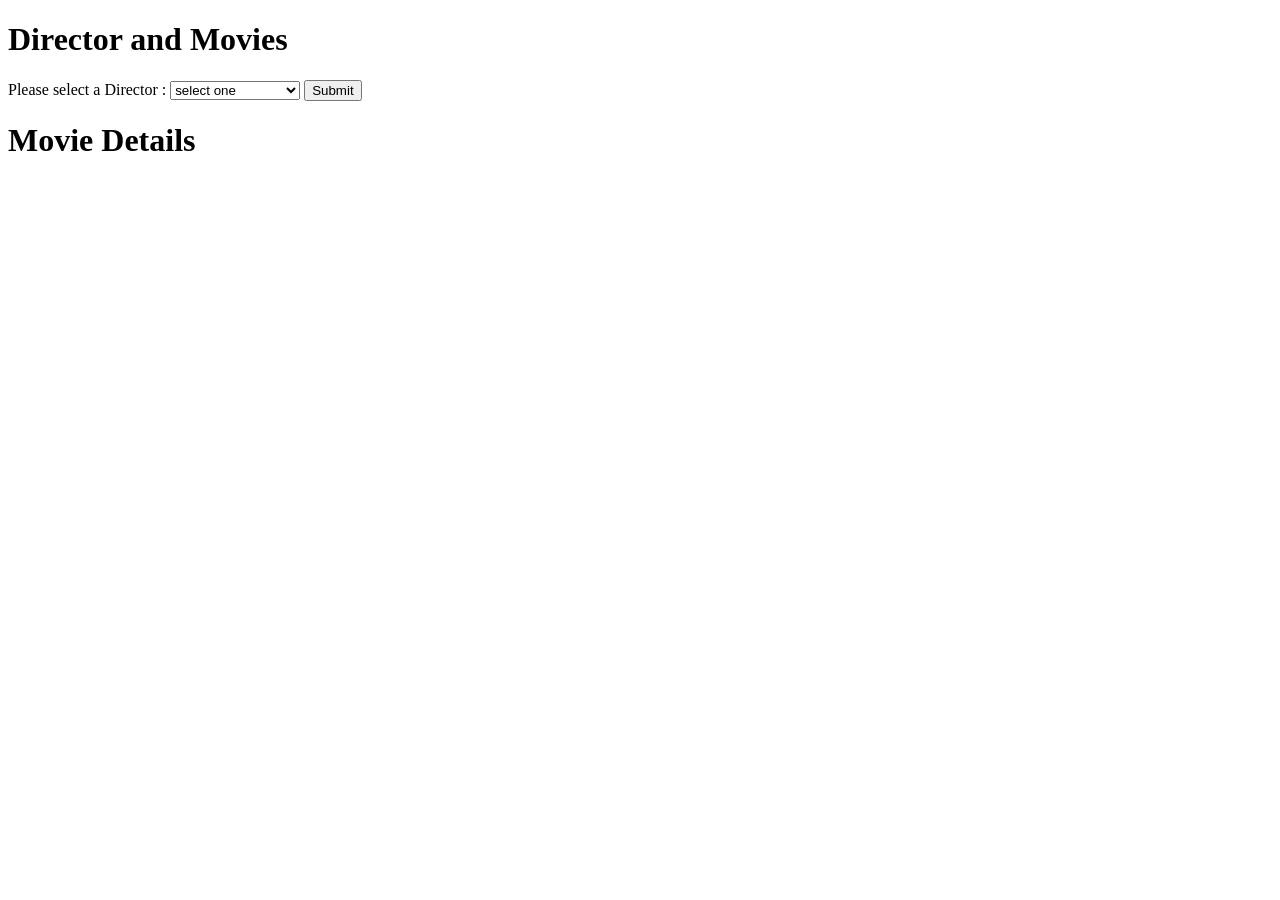
<file: Back_End/JavaScript/Tasks/index.html>
<!DOCTYPE html>
<html lang="en">

<head>
    <meta charset="UTF-8">
    <meta name="viewport" content="width=device-width, initial-scale=1.0">
    <title>Index</title>
</head>

<body>
    <h1>Director and Movies</h1>
    <form id="dirForm">
        <label>Please select a Director :</label>
        <select id="Director">
            <option disabled selected>select one</option>
            <option value="0">Lokesh Kanagaraj</option>
            <option value="1">S.Shanker</option>
            <option value="2">Nelson</option>
        </select>
        <button type="submit" id="submit">Submit</button>
    </form>
    <h1>Movie Details</h1>
    <div id="movieDetails"></div>
    <script src="promise.js"></script>
</body>

</html>
</file>
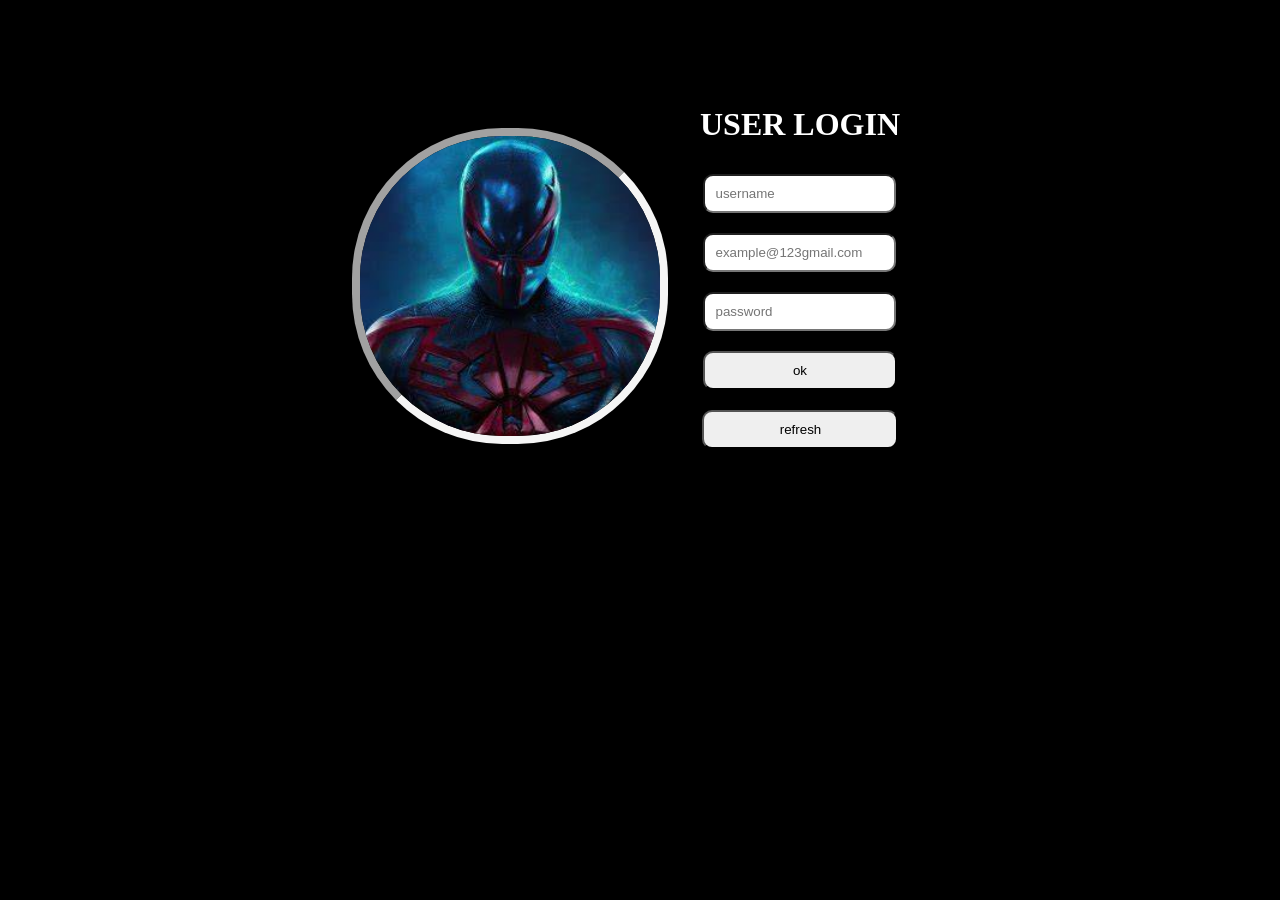
<file: CSS/sample forms Muhund Sir/naveen_task/index.html>
<!DOCTYPE html>
<html lang="en">
<head>
    <meta charset="UTF-8">
    <meta name="viewport" content="width=device-width, initial-scale=1.0">
    <title>login</title>
    <style>
        body{
            background-color: rgb(0, 0, 0);
            
        }
        .logo img{
            border-radius: 150px;
            border:8px inset whitesmoke;
            margin-top:100px;
        }

        .logo .data{
            padding: 20px;
            display: inline-block;
            position: relative;
            bottom: 10px;
            
        }
        .logo{
            text-align: center;
            padding: 20px;
        }
        #name{
            padding: 10px;
             margin: 10px;
             border-radius: 10px;

        }
        #email{
            padding: 10px;
             margin: 10px;
             border-radius: 10px;
        }
        #pwd{
            padding:10px;
             margin: 10px;
             border-radius: 10px;
        }
        #submitbtn {
            padding: 10px;
            padding-left: 88px;
            padding-right: 88px;
             margin: 10px;
             border-radius: 10px;
            
        }
         #resetbtn {
            padding: 10px;
            padding-left: 76px;
            padding-right: 75px;
             margin: 10px;
             border-radius: 10px;

         }
         .logo .data h1{
            color: white;
            text-transform: uppercase;
            font-family: Georgia, 'Times New Roman', Times, serif;
         }

        
    </style>
</head>
<body>
    <main>
        <div class="logo">
            
            <img src="images/loginlogo.jpeg" alt="spider" width="300px">
            <div class="data">
                <h1> user login</h1>
                <form action="home.html" method="get">
                    <input type="text" name="name" id="name" placeholder="username" required><br>
                    <input type="email" name="email" id="email" placeholder="example@123gmail.com" required ><br>
                    <input type="password" name="pwd" id="pwd" required placeholder="password"><br>
                    <input type="submit" value="ok" id="submitbtn"><br>
                    <input type="reset" value="refresh" id="resetbtn">
                </form>

            </div>
        
           
        </div>
    </main>
    
</body>
</html>
</file>
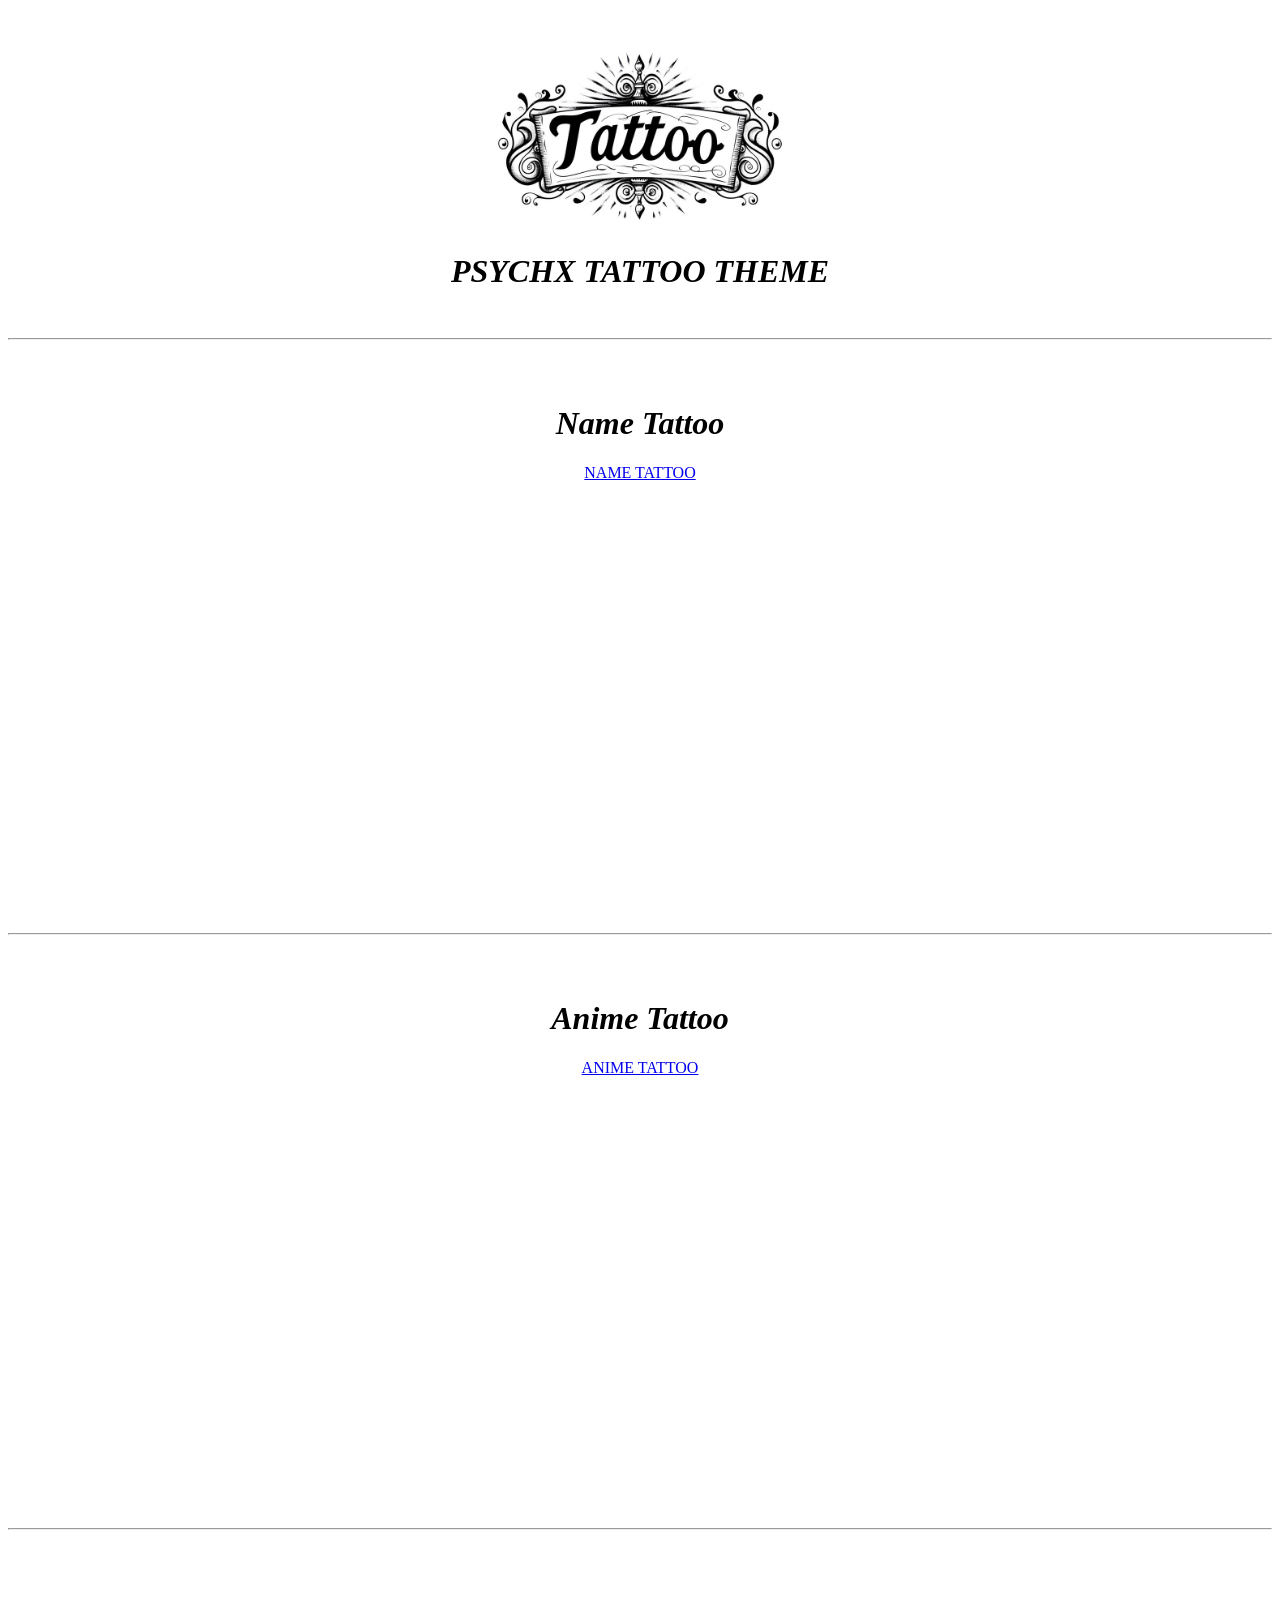
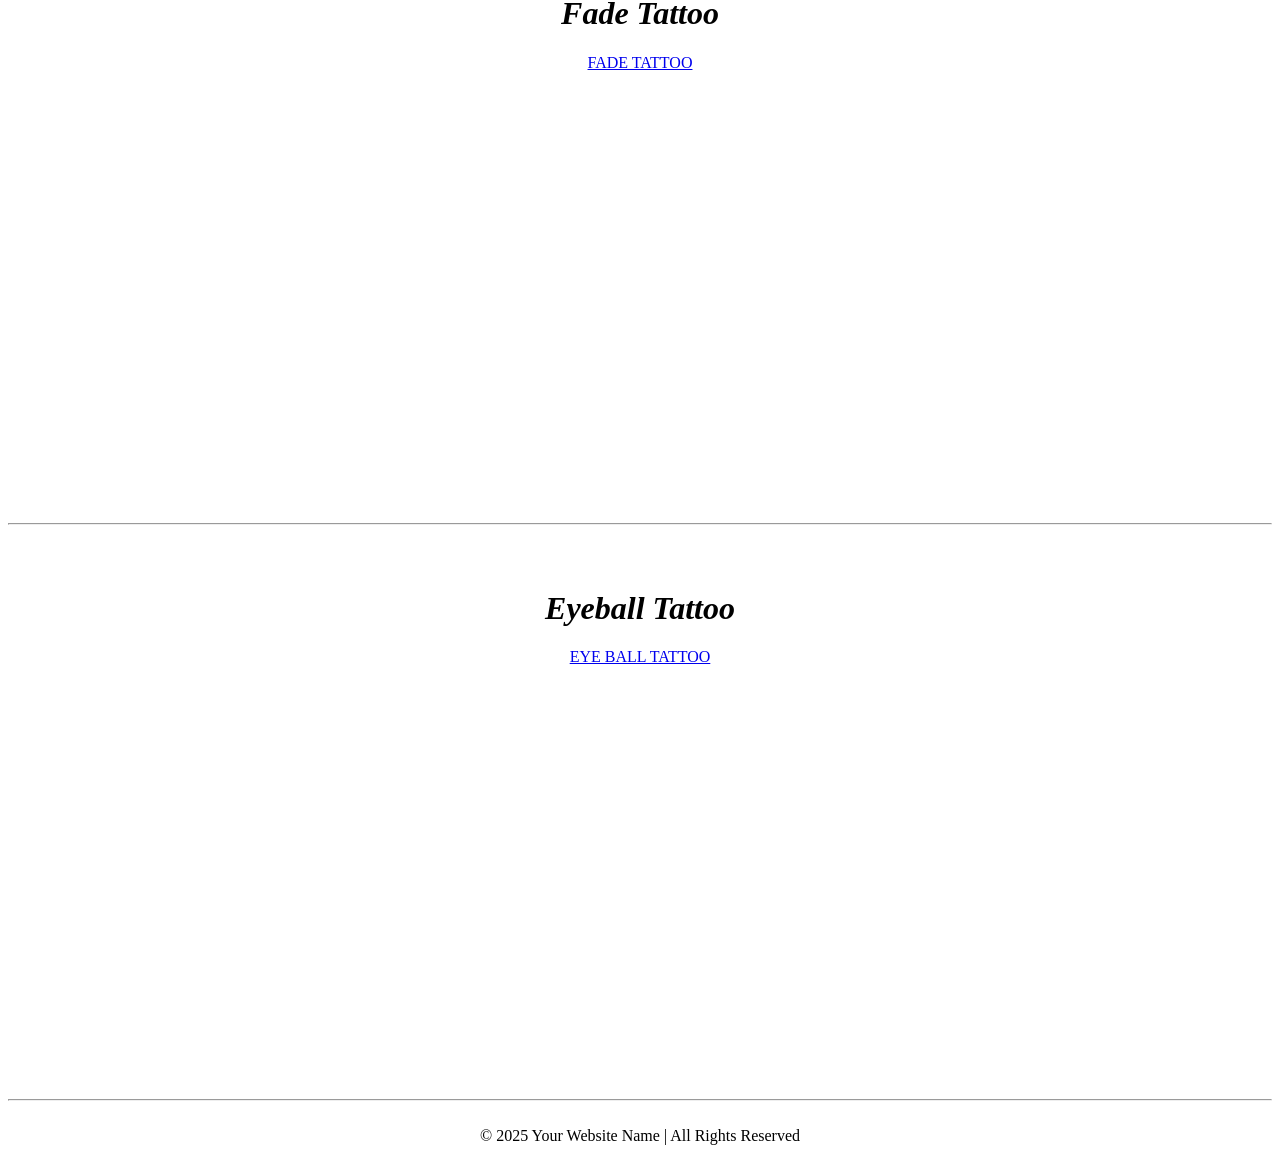
<file: HTML/Form/jagath/INDEX.html>
<!DOCTYPE html>
<html lang="en">
<head>
    <meta charset="UTF-8">
    <meta name="viewport" content="width=device-width, initial-scale=1.0">
    <title>INDEX FOR TATTOO THEME</title>
</head>
<body>
    <CENter>
        <HEader>
        <DIV>
           <BR></BR> <IMG src="TATTOO_IMG_1.jpg" width="300"></IMG>
            </BR><H1> <i>PSYCHX TATTOO THEME</i>  </H1>
            </BR><HR></HR><BR></BR>
            
        </DIV>

        
       

 <div>
       <h1><i>Name Tattoo</i></h1>
       <p><A href="INDEX_2.html" >NAME TATTOO</A></BR></BR></p>
       </div><BR><div>
  <br><iframe width="560" height="315" src="https://www.youtube.com/embed/zpK_2_FaSOA?si=mhYW3-dzAfJvuB0_" title="YouTube video player" frameborder="0" allow="accelerometer; autoplay; clipboard-write; encrypted-media; gyroscope; picture-in-picture; web-share" referrerpolicy="strict-origin-when-cross-origin" allowfullscreen></iframe>
       </div></BR> <BR></BR><HR></HR>

       <div>
       <BR></BR><h1><i>Anime Tattoo</i></h1>
       <p><A href="ANIME.html">ANIME TATTOO</A><BR></BR></p>
       </div><div><br>
 <br><br><iframe width="560" height="315" src="https://www.youtube.com/embed/QLMqfKPOL6w?si=6vvv9jzLYJhDzevr" title="YouTube video player" frameborder="0" allow="accelerometer; autoplay; clipboard-write; encrypted-media; gyroscope; picture-in-picture; web-share" referrerpolicy="strict-origin-when-cross-origin" allowfullscreen></iframe>
       <BR><BR></BR><HR></HR></BR></BR></div>

       <div>
       <h1><i>Fade Tattoo</i></h1>
       <p><A href="FADE.html">FADE TATTOO</A><BR><BR></p>
       </div><div><br>
  <br><br><iframe width="560" height="315" src="https://www.youtube.com/embed/Szosmwr_Pvo?si=Wc94IRuic4xN8fbS" title="YouTube video player" frameborder="0" allow="accelerometer; autoplay; clipboard-write; encrypted-media; gyroscope; picture-in-picture; web-share" referrerpolicy="strict-origin-when-cross-origin" allowfullscreen></iframe>
       <BR></BR></BR><HR></HR></div>

       <div>
       <BR></BR><h1><i>Eyeball Tattoo</i></h1>
       <p> <A href="EYE.html">EYE BALL TATTOO</A></BR></BR></p>
       </div><div><br>
  <br><iframe width="560" height="315" src="https://www.youtube.com/embed/DYq48r3f4KU?si=VhZC7iAastA4BdBd" title="YouTube video player" frameborder="0" allow="accelerometer; autoplay; clipboard-write; encrypted-media; gyroscope; picture-in-picture; web-share" referrerpolicy="strict-origin-when-cross-origin" allowfullscreen></iframe>
       </div>
<BR></BR>
       <FOOTER>
                <DIV id="LAST">
                 <HR></HR></BR >    &copy; 2025 Your Website Name | All Rights Reserved <BR></BR>
                </DIV>
            </FOOTER>

       

       

    </HEader>

    </CENter>
</body>
</html>
</file>
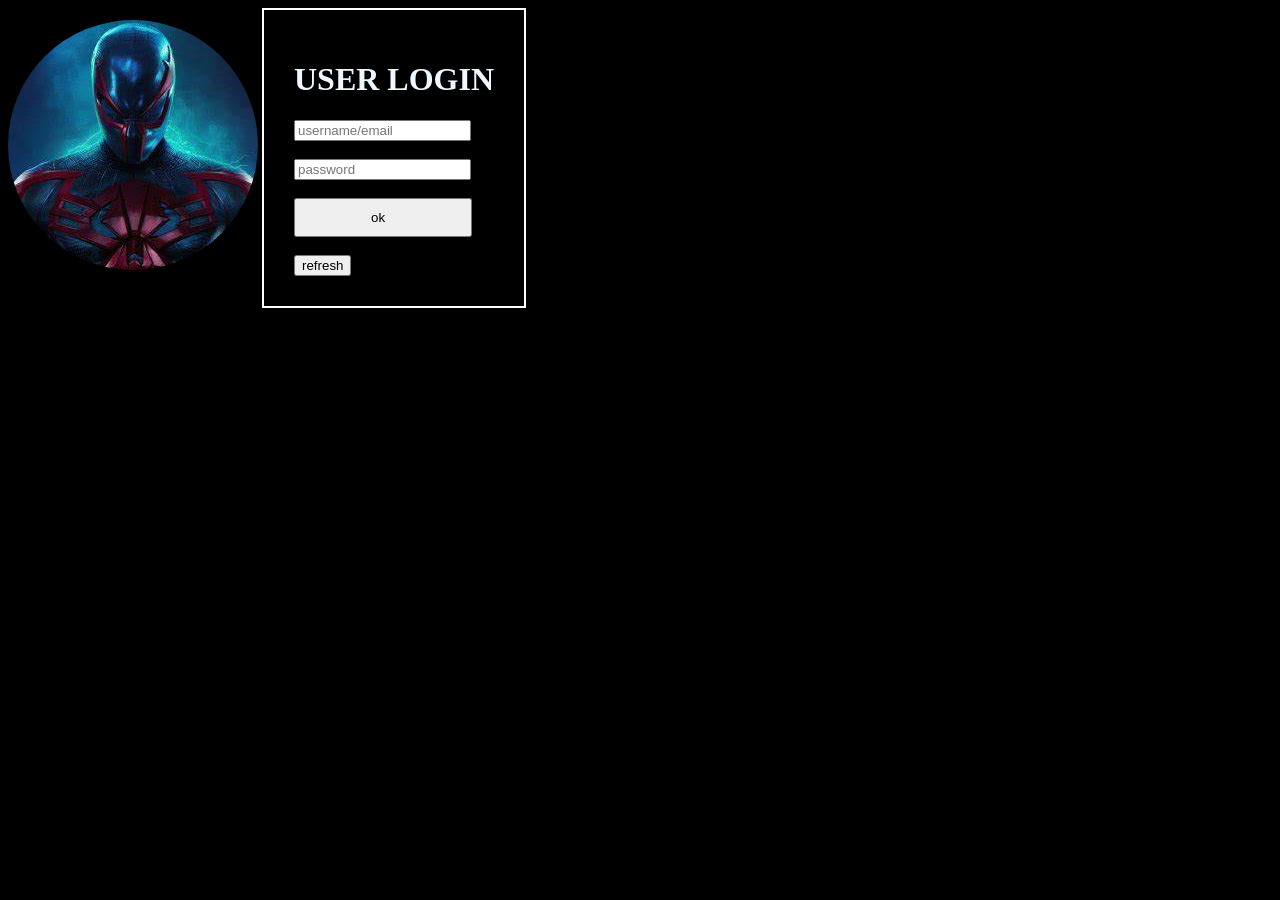
<file: CSS/sample forms Muhund Sir/naveen_task/images/index.html>
<!DOCTYPE html>
<html lang="en">
<head>
    <meta charset="UTF-8">
    <meta name="viewport" content="width=device-width, initial-scale=1.0">
    <title>login </title>
    <style>
        div{
            display: inline-block;
        }
        #logo1{
            border-radius: 200px;
            display: inline-block;
        }
        span{
            border:2px solid white ;
            display: inline-block;
            padding: 30px;
    
        }
        body{
            background-color: black;
            color: aliceblue;
        }
        #submit{
            padding-left: 75px;
            padding-right: 85px;
            padding-top: 10px;
            padding-bottom: 10px;
        }
        
    </style>
</head>
<body>
<div>
     <img src="loginlogo.jpeg" alt="spider" id="logo1">
</div>
   
<span>
    <h1>USER LOGIN</h1>
    <form action="home.html"  method="get">
        <input type="email" name="email" id="mail" placeholder="username/email" required>
        <br>
        <br>
        <input type="password" name="password" id="password" placeholder="password">
      <br><br>  <input type="submit" value="ok" id="submit"><br><br>
        <input type="reset" value="refresh" id="reset">
    </form>

</span>
    
</body>
</html>
</file>
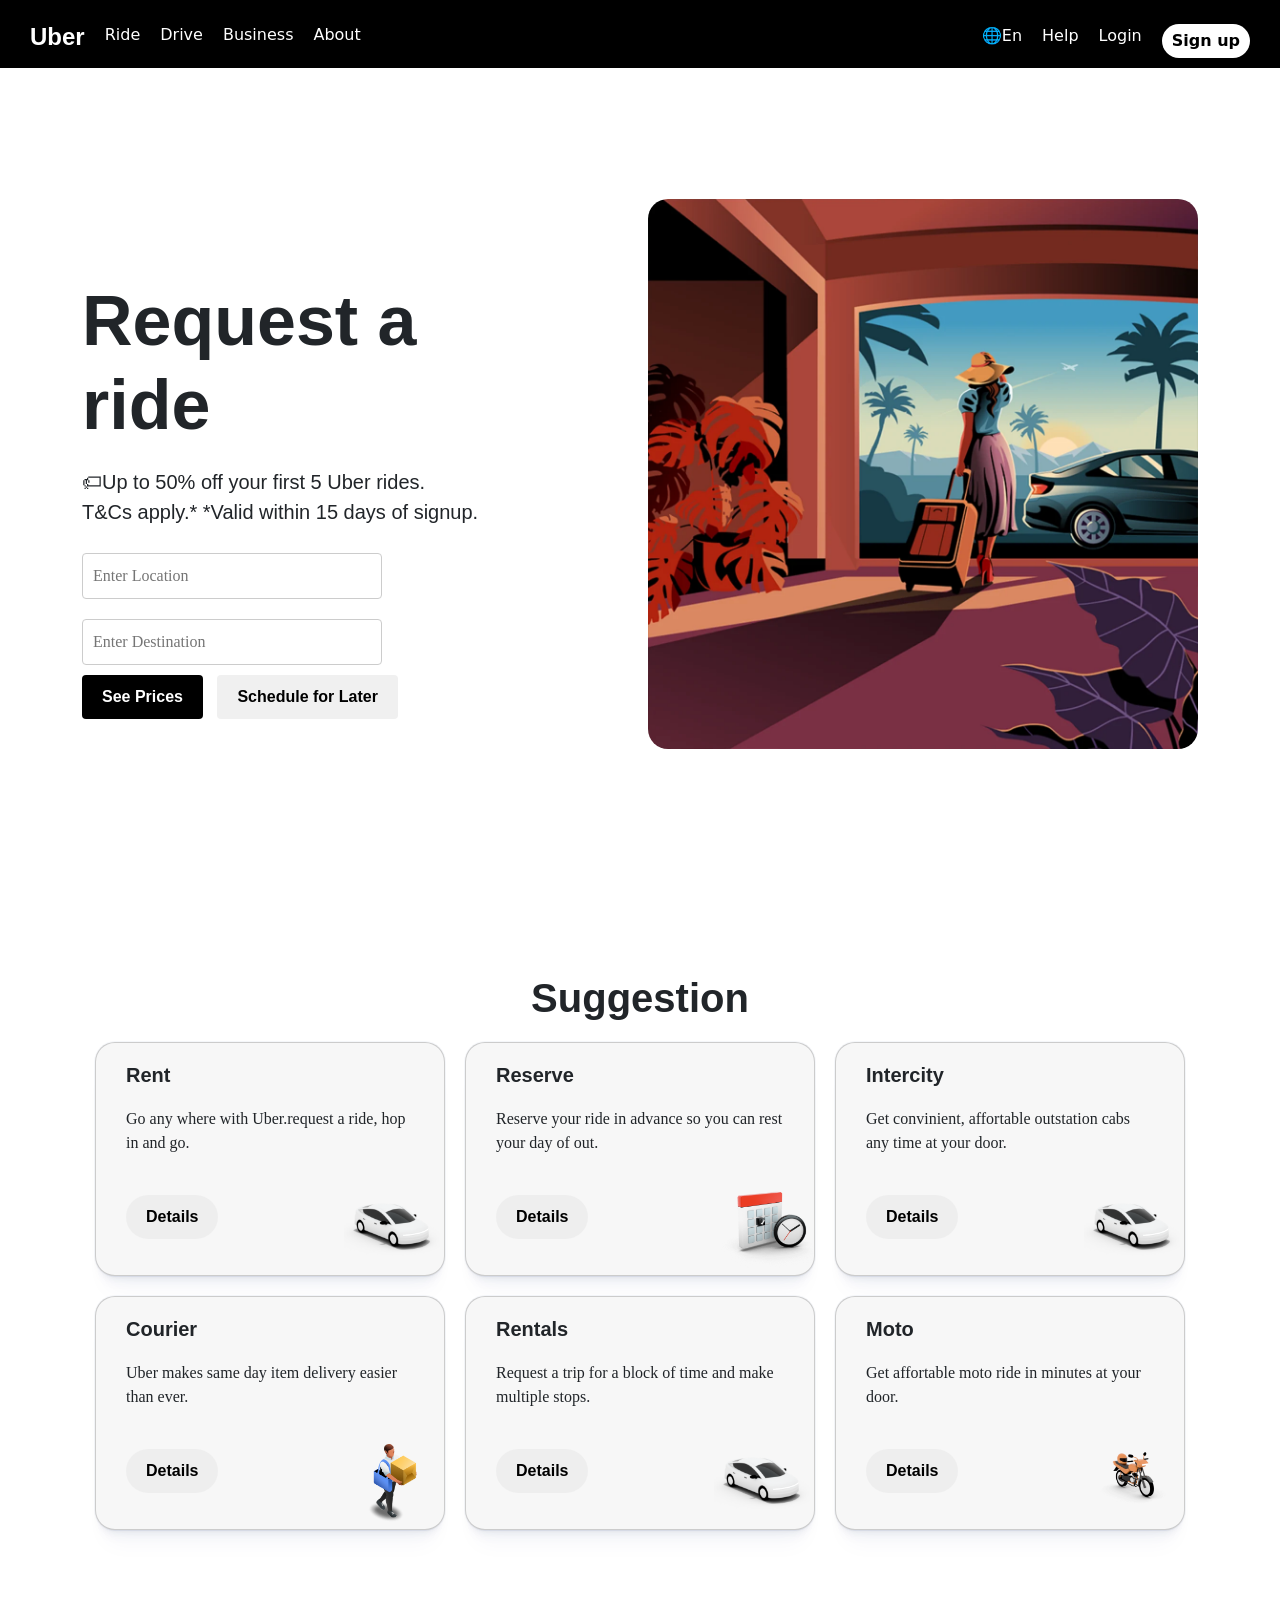
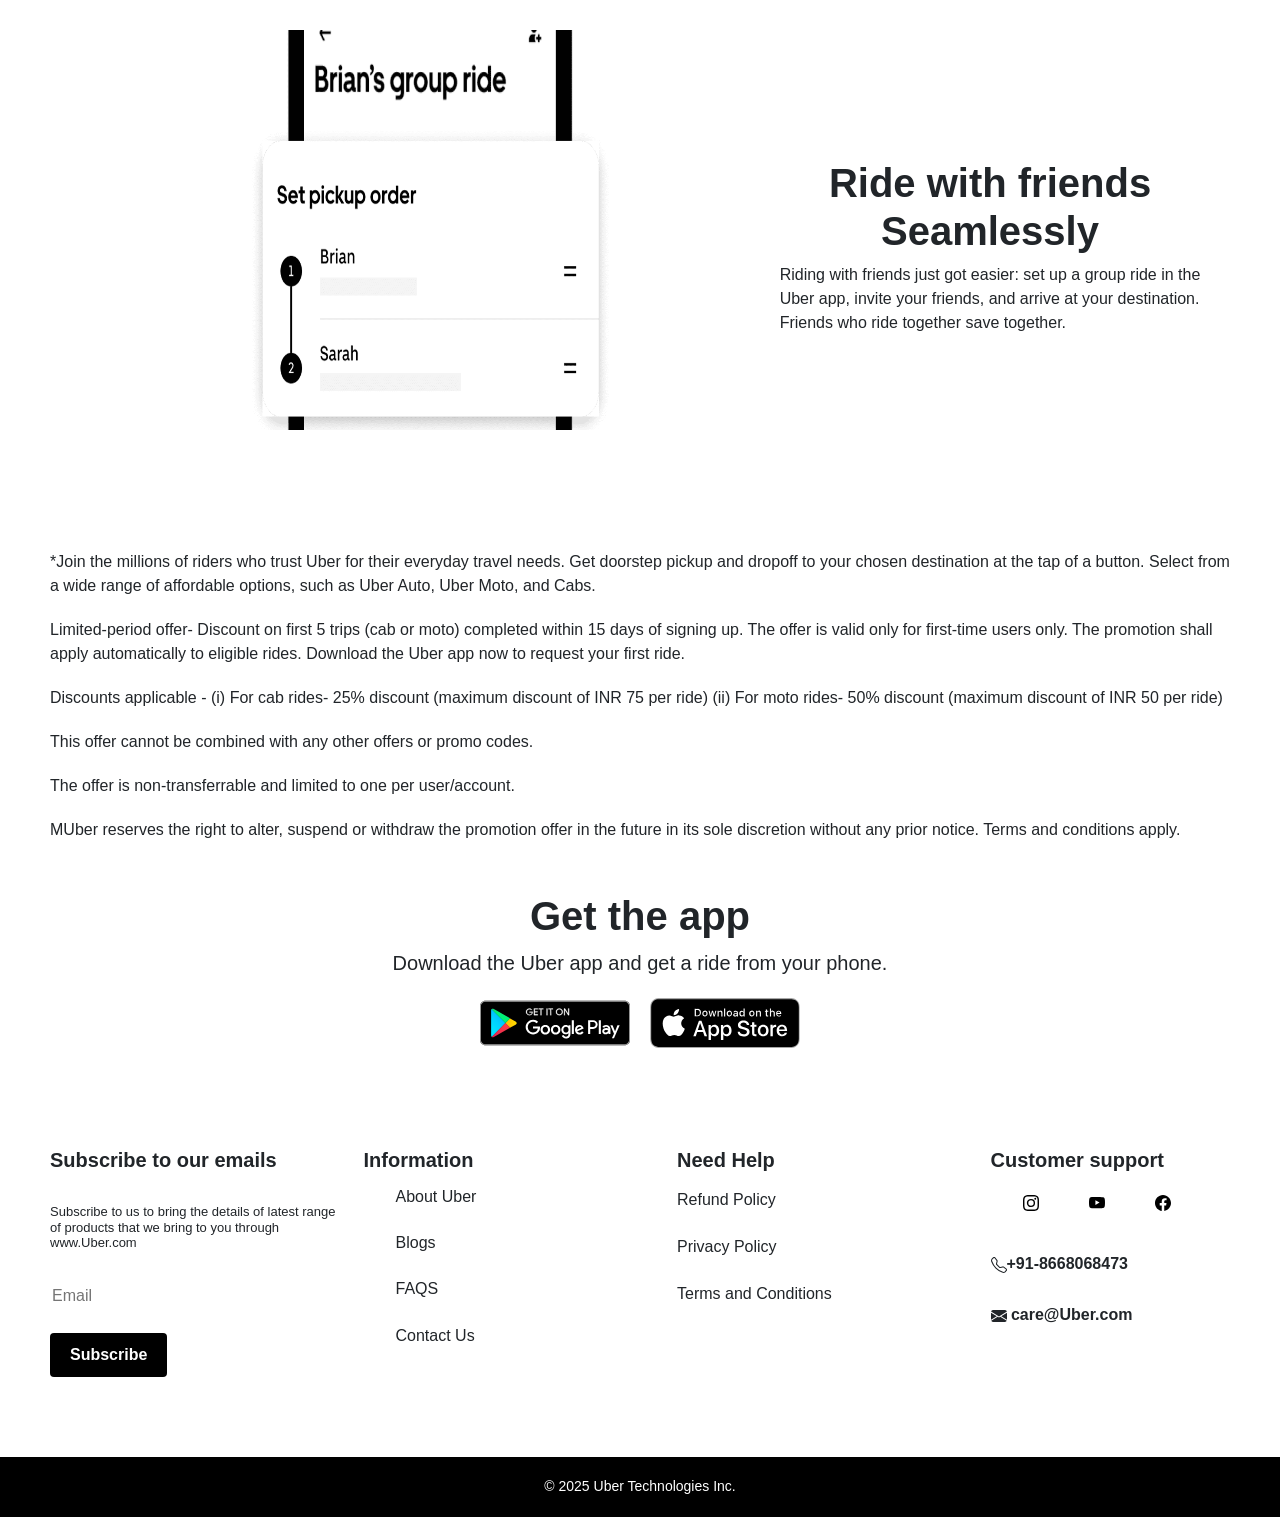
<file: CSS/sample forms Muhund Sir/UBER (1)/UBER/index.html>
<!DOCTYPE html>
<html lang="en">

<head>
    <meta charset="UTF-8">
    <meta name="viewport" content="width=device-width, initial-scale=1.0">
    <meta name="author" content="Aadhikesavan M">
    <meta name="description" content="Request a ride with Uber. Get up to 50% off your first 5 rides.">
    <meta name="keywords" content="Uber, Ride, Request, Discount, First Ride">
    <title>Ride with Uber | Request ride</title>
    <link rel="icon" href="./img/Uber - Tradedress.png" type="image/x-icon">
    <link rel="stylesheet" href="./External-css/style.css">
    <link href="https://cdn.jsdelivr.net/npm/bootstrap@5.3.0/dist/css/bootstrap.min.css" rel="stylesheet"
        integrity="sha384-9ndCyUaIbzAi2FUVXJi0CjmCapSmO7SnpJef0486qhLnuZ2cdeRhO02iuK6FUUVM" crossorigin="anonymous">
    <style>
        * {
            user-select: none;
        }

        body {
            margin: 0;
            padding: 0;
            font-family: Arial, Helvetica, sans-serif;
        }

        .navbar {
            background-color: black;
            color: white;
            display: flex;
            justify-content: space-between;
            font-family: UberMoveText, system-ui, "Helvetica Neue", Helvetica, Arial, sans-serif;
            font-size: 16px;
            line-height: 24px;
            position: fixed;
            width: 100%;
            top: 0;
            z-index: 1;
        }

        .logo,
        .nav-right {
            display: flex;
            justify-content: center;
            gap: 20px;
        }

        .text-nav {
            margin-top: 15px;
            font-weight: 200;
            text-decoration: none;
            color: white;
        }

        .text-nav:hover {
            background-color: rgba(106, 106, 106, 0.43);
            height: fit-content;
            border-radius: 20px;
            padding: 5px 10px;

        }

        .logo-text {
            font-size: 24px;
            font-weight: 700;
            color: white;
            margin-top: 15px;
            margin-left: 30px;
            font-family: Arial, Helvetica, sans-serif;
        }

        .nav-right {
            margin-right: 30px;
        }

        .sign {
            background-color: white;
            color: black !important;
            height: fit-content;
            padding: 5px 10px;
            border-radius: 20px;
            font-weight: 600;
        }

        .sign:hover {
            background-color: white;
            color: black;
            height: fit-content;
            padding: 5px 10px;
            border-radius: 20px;
            font-weight: 600;
        }

        .req-ride {
            font-size: 70px;
            font-weight: 700;
            margin-top: 50px;
            font-family: 'Gill Sans', 'Gill Sans MT', Calibri, 'Trebuchet MS', sans-serif;

        }

        .pick-loc {
            font-size: 20px;
            font-weight: 200;
            margin-top: 20px;
        }

        form>input {
            width: 300px;
            padding: 10px;
            margin: 10px 0;
            border: 1px solid #ccc;
            border-radius: 4px;
        }

        form>input::placeholder {
            font-family: Georgia, 'Times New Roman', Times, serif;
            font-weight: 200;
        }

        .price-check {
            background-color: black;
            color: white;
            padding: 10px 20px;
            border: none;
            border-radius: 4px;
            cursor: pointer;
            font-weight: 600;
            margin-right: 10px;
        }

        .schedule {
            background-color: #f0f0f0;
            color: black;
            padding: 10px 20px;
            border: none;
            border-radius: 4px;
            cursor: pointer;
            font-weight: 600;
            margin-right: 10px;
        }

        .container {
            display: flex;
            justify-content: center;
            align-items: center;
            height: 100vh;
            gap: 100px;
        }

        .img-home {
            width: 550px;
            height: 550px;
            border-radius: 20px;
        }

        .price-check:hover {
            background-color: #333;
            color: white;
        }

        .schedule:hover {
            background-color: #e0e0e0;
            color: black;
        }

        .suggest {
            font-size: 40px;
            font-weight: 700;
            text-align: center;
            margin-top: 50px;
            font-family: 'Gill Sans', 'Gill Sans MT', Calibri, 'Trebuchet MS', sans-serif;
        }

        .card {
            box-shadow: rgba(14, 63, 126, 0.04) 0px 0px 0px 1px, rgba(42, 51, 69, 0.04) 0px 1px 1px -0.5px, rgba(42, 51, 70, 0.04) 0px 3px 3px -1.5px, rgba(42, 51, 70, 0.04) 0px 6px 6px -3px, rgba(14, 63, 126, 0.04) 0px 12px 12px -6px, rgba(14, 63, 126, 0.04) 0px 24px 24px -12px;
            width: 100%;
            max-width: 350px;
            background-color: #F7F7F7;
            border-radius: 20px;
            display: inline-block;

        }

        .card-content>h3 {
            font-size: 20px;
            font-weight: 700;
            margin: 20px 30px;
            font-family: 'Gill Sans', 'Gill Sans MT', Calibri, 'Trebuchet MS', sans-serif;
        }

        .card-content>p {
            font-size: 16px;
            font-weight: 200;
            margin: 20px 30px;
            font-family: Georgia, 'Times New Roman', Times, serif;
        }

        .card-content>button {
            background-color: rgba(236, 235, 235, 0.7);
            color: rgb(0, 0, 0);
            padding: 10px 20px;
            border: none;
            border-radius: 35px;
            cursor: pointer;
            font-weight: 600;
            margin: 20px 30px;
        }

        .card-img {
            float: right;
        }

        .suggest-card {
            display: flex;
            justify-content: center;
            gap: 20px;
            margin-top: 20px;
        }

        .footer {
            display: flex;
            background-color: rgb(255, 255, 255);
        }

        .para-foot {
            font-family: Arial, Helvetica, sans-serif;
            font-size: 14px;
            color: #666;
            margin-top: 70px;
        }

        .card-img {
            width: 300px;
            height: 300px;
        }

        .section-3 {
            display: flex;
            justify-content: center;
            align-items: center;
        }

        .card-img-2 {
            margin: 100px;
            width: 500px;
            height: 400px;
        }

        .des-list {
            list-style-type: none;
            padding: 0;
            margin: 20px 50px;
            font-family: Arial, Helvetica, sans-serif;
            font-size: 16px;
            line-height: 1.5;
        }

        .des-list>li {
            margin-bottom: 20px;
            font-family: sans-serif;
            font-weight: 100;
        }

        .app-links {
            display: flex;
            justify-content: center;
            gap: 20px;
            margin-top: 20px;
        }

        .section-6 {
            cursor: pointer;
            margin-top: 100px;
            margin-left: 50px
        }

        .para-foot {
            background-color: black;
            width: 100%;
            height: 60px;
            margin-bottom: 0px;
            color: white;
            font-family: Arial, Helvetica, sans-serif;
            font-size: 14px;
            display: flex;
            justify-content: center;
            align-items: center;
        }

        /* .marquee {
            background-color: black;
            color: white;
            font-family: Arial, Helvetica, sans-serif;
            font-size: 10px;
            padding: 10px 0;
            width: 100%;
            height: 35px;
            position: fixed;
            top: 70px;
            z-index: 1;
            margin-bottom: 20px;
        } */
         
    </style>
</head>

<body>
    <header>
        <nav class="navbar">
            <div class="logo">
                <h1 class="logo-text">Uber</h1>
                <a class="text-nav" href="#">Ride</a>
                <a class="text-nav" href="#">Drive</a>
                <a class="text-nav" href="#">Business</a>
                <a class="text-nav" href="#">About</a>
            </div>

            <div class="nav-right">
                <a class="text-nav" href="#"><span class="globe">&#127760</span>En</a>
                <a class="text-nav" href="#">Help</a>
                <a class="text-nav" href="#">Login</a>
                <a class="text-nav sign" href="#">Sign up</a>
            </div>
        </nav><br>
    </header>

    <section>
        <!-- <marquee class="marquee" behavior="scroll" direction="left" scrollamount="10">
            <h4>Up to 50% off your first 5 Uber rides.</h4>
        </marquee> -->

        <div class="container">
            <div class="card-1">
                <h2 class="req-ride">Request a ride </h2>
                <p class="pick-loc">&#127991<b>Up to 50% off your first 5 Uber rides.</b><br> T&Cs apply.* *Valid within
                    15 days of signup.</p>
                <form>
                    <input type="text" id="pickup" name="pickup" placeholder="Enter Location" required><br>
                    <input type="text" id="destination" name="destination" placeholder="Enter Destination" required><br>

                    <button class="price-check">See Prices</button>
                    <button class="schedule">Schedule for Later</button>
                </form>
            </div>

            <div class="card-2">
                <img src="./img/travel-ilustra.webp" alt="traveller" class="img-home">
            </div>
    </section>

    <section>
        <div class="section-2">
            <h2 class="suggest">Suggestion </h2>

            <div class="suggest-card">
                <div class="card">
                    <div class="card-content">
                        <h3>Rent</h3>
                        <p>Go any where with Uber.request a ride, hop in and go.</p>
                        <button class="suggest-button">Details</button>
                        <img src="./img/ride.png" alt="UberX" class="card-img" style="width: 100px; height: 100px;">
                    </div>
                </div>

                <div class="card">
                    <div class="card-content">
                        <h3>Reserve</h3>
                        <p>Reserve your ride in advance so you can rest your day of out.</p>
                        <button class="suggest-button">Details</button>
                        <img src="./img/reserve_clock.png" alt="UberX" class="card-img"
                            style="width: 100px; height: 100px;">
                    </div>
                </div>

                <div class="card">
                    <div class="card-content">
                        <h3>Intercity</h3>
                        <p>Get convinient, affortable outstation cabs any time at your door.</p>
                        <button class="suggest-button">Details</button>
                        <img src="./img/ride.png" alt="UberX" class="card-img" style="width: 100px; height: 100px;">
                    </div>
                </div>
            </div>


            <div class="suggest-card">
                <div class="card">
                    <div class="card-content">
                        <h3>Courier</h3>
                        <p>Uber makes same day item delivery easier than ever.</p>
                        <button class="suggest-button">Details</button>
                        <img src="./img/Courier.png" alt="UberX" class="card-img" style="width: 100px; height: 100px;">
                    </div>
                </div>

                <div class="card">
                    <div class="card-content">
                        <h3>Rentals</h3>
                        <p>Request a trip for a block of time and make multiple stops.</p>
                        <button class="suggest-button">Details</button>
                        <img src="./img/ride.png" alt="UberX" class="card-img" style="width: 100px; height: 100px;">
                    </div>
                </div>

                <div class="card">
                    <div class="card-content">
                        <h3>Moto</h3>
                        <p>Get affortable moto ride in minutes at your door.</p>
                        <button class="suggest-button">Details</button>
                        <img src="./img/Uber_Moto_India1.png" alt="UberX" class="card-img"
                            style="width: 100px; height: 100px;">
                    </div>
                </div>
            </div>
        </div>

    </section>

    <section>

        <div class="section-3">
            <div class="3-img">
                <img src="./img/landing-stops-group-rides.webp" alt="Group Rides" class="card-img-2">
            </div>
            <div class="3-content">
                <h2 class="suggest">Ride with friends<br> Seamlessly</h2>
                <p class="para">Riding with friends just got easier: set up a group ride in the <br>Uber app, invite
                    your friends, and arrive at your destination.<br> Friends who ride together save together.</p>
            </div>
        </div>
    </section>


    <section>
        <div class="section-4">
            <ul class="des-list">
                <li>*Join the millions of riders who trust Uber for their everyday travel needs. Get doorstep pickup and
                    dropoff to your chosen destination at the tap of a button. Select from a wide range of affordable
                    options, such as Uber Auto, Uber Moto, and Cabs.</li>
                <li>Limited-period offer- Discount on first 5 trips (cab or moto) completed within 15 days of signing
                    up. The offer is valid only for first-time users only. The promotion shall apply automatically to
                    eligible rides. Download the Uber app now to request your first ride.</li>
                <li>Discounts applicable - (i) For cab rides- 25% discount (maximum discount of INR 75 per ride) (ii)
                    For moto rides- 50% discount (maximum discount of INR 50 per ride)</li>
                <li>This offer cannot be combined with any other offers or promo codes.
                </li>
                <li>The offer is non-transferrable and limited to one per user/account.</li>
                <li>MUber reserves the right to alter, suspend or withdraw the promotion offer in the future in its sole
                    discretion without any prior notice. Terms and conditions apply.</li>
            </ul>
        </div>
    </section>

    <section>
        <div class="section-5">
            <h2 class="suggest">Get the app</h2>
            <p class="para" style="text-align: center; font-family:Arial, Helvetica, sans-serif; font-size: 20px;">
                Download the Uber app and get a ride from your phone.</p>
            <div class="app-links">
                <a href="#"><img src="./img/app-store-google-4d63c31a3e.svg" alt="App Store"
                        style="width: 150px; height: 50px;"></a>
                <a href="#"><img src="./img/app-store-apple-f1f919205b.svg" alt="Google Play"
                        style="width: 150px; height: 50px;"></a>
            </div>
        </div>
    </section>


    <section class="section-6">
        <div class="bottom">

            <div class="row">
                <div class="col">
                    <h5 class="f-title">Subscribe to our emails</h5>
                    <br>
                    <h6 class="sbs">Subscribe to us to bring the details of latest range of products that we bring to
                        you through www.Uber.com</h6>
                    <br>
                    <input type="email" placeholder="Email" class="email">
                    <br><br>
                    <button class="price-check">Subscribe</button>
                </div>

                <div class="col">
                    <h5 class="f-title">Information</h5>
                    <ul class="id">
                        <li>
                            <h6>About Uber</h6>
                        </li>
                        <li>
                            <h6>Blogs</h6>
                        </li>
                        <li>
                            <h6>FAQS</h6>
                        </li>
                        <li>
                            <h6>Contact Us</h6>
                        </li>
                    </ul>
                </div>

                <div class="col">
                    <h5 class="f-title">Need Help</h5>
                    <h6 class="help">Refund Policy</h6>
                    <h6 class="help">Privacy Policy</h6>
                    <h6 class="help">Terms and Conditions</h6>
                </div>

                <div class="col">
                    <h5 class="f-title">Customer support</h5>
                    <ul class="icon-1">

                        <li><a href="https://instagram.com/tata_nutrikorner?igshid=YmMyMTA2M2Y="><svg
                                    xmlns="http://www.w3.org/2000/svg" width="16" height="16" fill="currentColor"
                                    class="bi bi-instagram" viewBox="0 0 16 16">
                                    <path
                                        d="M8 0C5.829 0 5.556.01 4.703.048 3.85.088 3.269.222 2.76.42a3.917 3.917 0 0 0-1.417.923A3.927 3.927 0 0 0 .42 2.76C.222 3.268.087 3.85.048 4.7.01 5.555 0 5.827 0 8.001c0 2.172.01 2.444.048 3.297.04.852.174 1.433.372 1.942.205.526.478.972.923 1.417.444.445.89.719 1.416.923.51.198 1.09.333 1.942.372C5.555 15.99 5.827 16 8 16s2.444-.01 3.298-.048c.851-.04 1.434-.174 1.943-.372a3.916 3.916 0 0 0 1.416-.923c.445-.445.718-.891.923-1.417.197-.509.332-1.09.372-1.942C15.99 10.445 16 10.173 16 8s-.01-2.445-.048-3.299c-.04-.851-.175-1.433-.372-1.941a3.926 3.926 0 0 0-.923-1.417A3.911 3.911 0 0 0 13.24.42c-.51-.198-1.092-.333-1.943-.372C10.443.01 10.172 0 7.998 0h.003zm-.717 1.442h.718c2.136 0 2.389.007 3.232.046.78.035 1.204.166 1.486.275.373.145.64.319.92.599.28.28.453.546.598.92.11.281.24.705.275 1.485.039.843.047 1.096.047 3.231s-.008 2.389-.047 3.232c-.035.78-.166 1.203-.275 1.485a2.47 2.47 0 0 1-.599.919c-.28.28-.546.453-.92.598-.28.11-.704.24-1.485.276-.843.038-1.096.047-3.232.047s-2.39-.009-3.233-.047c-.78-.036-1.203-.166-1.485-.276a2.478 2.478 0 0 1-.92-.598 2.48 2.48 0 0 1-.6-.92c-.109-.281-.24-.705-.275-1.485-.038-.843-.046-1.096-.046-3.233 0-2.136.008-2.388.046-3.231.036-.78.166-1.204.276-1.486.145-.373.319-.64.599-.92.28-.28.546-.453.92-.598.282-.11.705-.24 1.485-.276.738-.034 1.024-.044 2.515-.045v.002zm4.988 1.328a.96.96 0 1 0 0 1.92.96.96 0 0 0 0-1.92zm-4.27 1.122a4.109 4.109 0 1 0 0 8.217 4.109 4.109 0 0 0 0-8.217zm0 1.441a2.667 2.667 0 1 1 0 5.334 2.667 2.667 0 0 1 0-5.334z" />
                                </svg></a></li>

                        <li><a href="https://www.youtube.com/channel/UCfVfXdLYaxgfqn-6tKuPagw"><svg
                                    xmlns="http://www.w3.org/2000/svg" width="16" height="16" fill="currentColor"
                                    class="bi bi-youtube" viewBox="0 0 16 16">
                                    <path
                                        d="M8.051 1.999h.089c.822.003 4.987.033 6.11.335a2.01 2.01 0 0 1 1.415 1.42c.101.38.172.883.22 1.402l.01.104.022.26.008.104c.065.914.073 1.77.074 1.957v.075c-.001.194-.01 1.108-.082 2.06l-.008.105-.009.104c-.05.572-.124 1.14-.235 1.558a2.007 2.007 0 0 1-1.415 1.42c-1.16.312-5.569.334-6.18.335h-.142c-.309 0-1.587-.006-2.927-.052l-.17-.006-.087-.004-.171-.007-.171-.007c-1.11-.049-2.167-.128-2.654-.26a2.007 2.007 0 0 1-1.415-1.419c-.111-.417-.185-.986-.235-1.558L.09 9.82l-.008-.104A31.4 31.4 0 0 1 0 7.68v-.123c.002-.215.01-.958.064-1.778l.007-.103.003-.052.008-.104.022-.26.01-.104c.048-.519.119-1.023.22-1.402a2.007 2.007 0 0 1 1.415-1.42c.487-.13 1.544-.21 2.654-.26l.17-.007.172-.006.086-.003.171-.007A99.788 99.788 0 0 1 7.858 2h.193zM6.4 5.209v4.818l4.157-2.408L6.4 5.209z" />
                                </svg></a></li>

                        <li><a href="https://www.facebook.com/tatanutrikorner/"><svg xmlns="http://www.w3.org/2000/svg"
                                    width="16" height="16" fill="currentColor" class="bi bi-facebook"
                                    viewBox="0 0 16 16">
                                    <path
                                        d="M16 8.049c0-4.446-3.582-8.05-8-8.05C3.58 0-.002 3.603-.002 8.05c0 4.017 2.926 7.347 6.75 7.951v-5.625h-2.03V8.05H6.75V6.275c0-2.017 1.195-3.131 3.022-3.131.876 0 1.791.157 1.791.157v1.98h-1.009c-.993 0-1.303.621-1.303 1.258v1.51h2.218l-.354 2.326H9.25V16c3.824-.604 6.75-3.934 6.75-7.951z" />
                                </svg></a></li>

                    </ul>
                    <br>

                    <h6 class="contact-1"><svg xmlns="http://www.w3.org/2000/svg" width="16" height="16"
                            fill="currentColor" class="bi bi-telephone" viewBox="0 0 16 16">
                            <path
                                d="M3.654 1.328a.678.678 0 0 0-1.015-.063L1.605 2.3c-.483.484-.661 1.169-.45 1.77a17.568 17.568 0 0 0 4.168 6.608 17.569 17.569 0 0 0 6.608 4.168c.601.211 1.286.033 1.77-.45l1.034-1.034a.678.678 0 0 0-.063-1.015l-2.307-1.794a.678.678 0 0 0-.58-.122l-2.19.547a1.745 1.745 0 0 1-1.657-.459L5.482 8.062a1.745 1.745 0 0 1-.46-1.657l.548-2.19a.678.678 0 0 0-.122-.58L3.654 1.328zM1.884.511a1.745 1.745 0 0 1 2.612.163L6.29 2.98c.329.423.445.974.315 1.494l-.547 2.19a.678.678 0 0 0 .178.643l2.457 2.457a.678.678 0 0 0 .644.178l2.189-.547a1.745 1.745 0 0 1 1.494.315l2.306 1.794c.829.645.905 1.87.163 2.611l-1.034 1.034c-.74.74-1.846 1.065-2.877.702a18.634 18.634 0 0 1-7.01-4.42 18.634 18.634 0 0 1-4.42-7.009c-.362-1.03-.037-2.137.703-2.877L1.885.511z" />
                        </svg>+91-8668068473</h6>
                    <br>

                    <h6 class="contact-1"><svg xmlns="http://www.w3.org/2000/svg" width="16" height="16"
                            fill="currentColor" class="bi bi-envelope-fill" viewBox="0 0 16 16">
                            <path
                                d="M.05 3.555A2 2 0 0 1 2 2h12a2 2 0 0 1 1.95 1.555L8 8.414.05 3.555ZM0 4.697v7.104l5.803-3.558L0 4.697ZM6.761 8.83l-6.57 4.027A2 2 0 0 0 2 14h12a2 2 0 0 0 1.808-1.144l-6.57-4.027L8 9.586l-1.239-.757Zm3.436-.586L16 11.801V4.697l-5.803 3.546Z" />
                        </svg> care@Uber.com</h6>
                </div>
            </div>
        </div>
        </div>
        </div>
    </section>

    <footer>
        <div class="footer">
            <p class="para-foot">© 2025 Uber Technologies Inc.</p>
        </div>
    </footer>
</body>

</html>
</file>
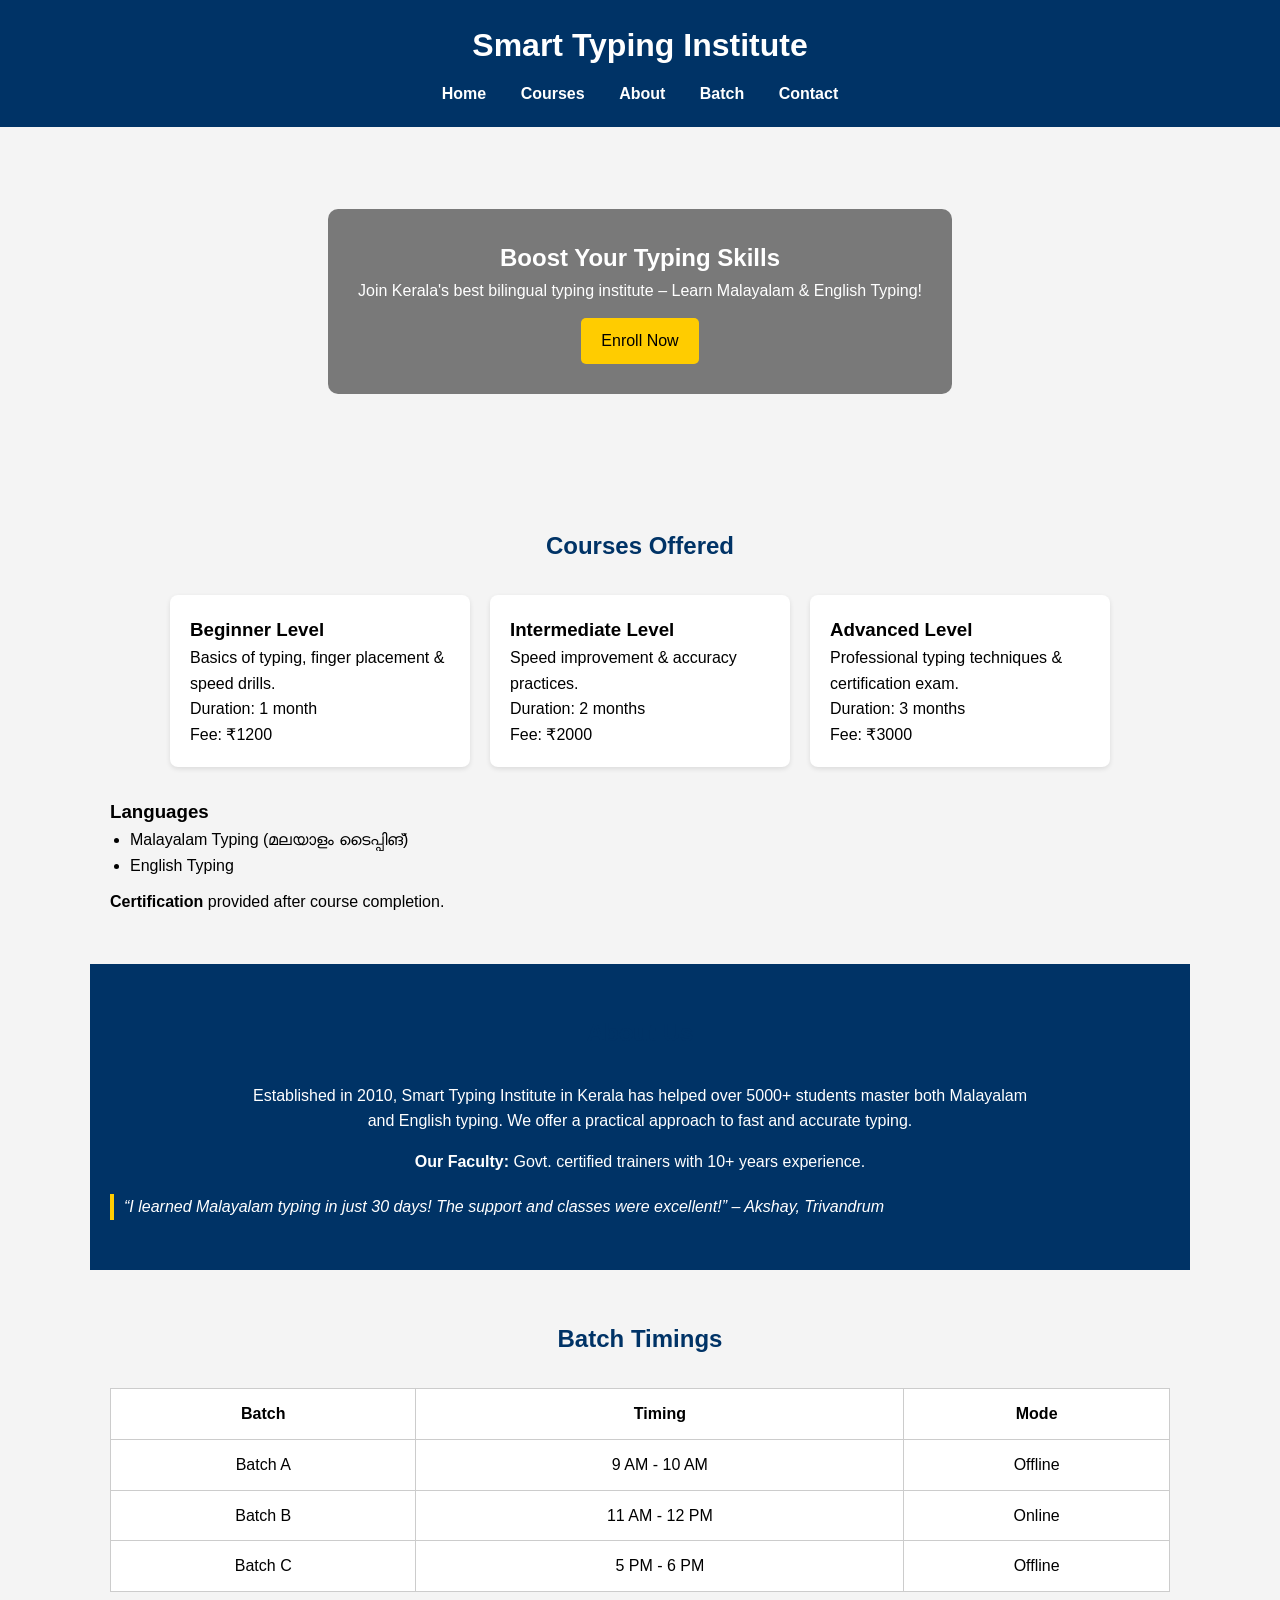
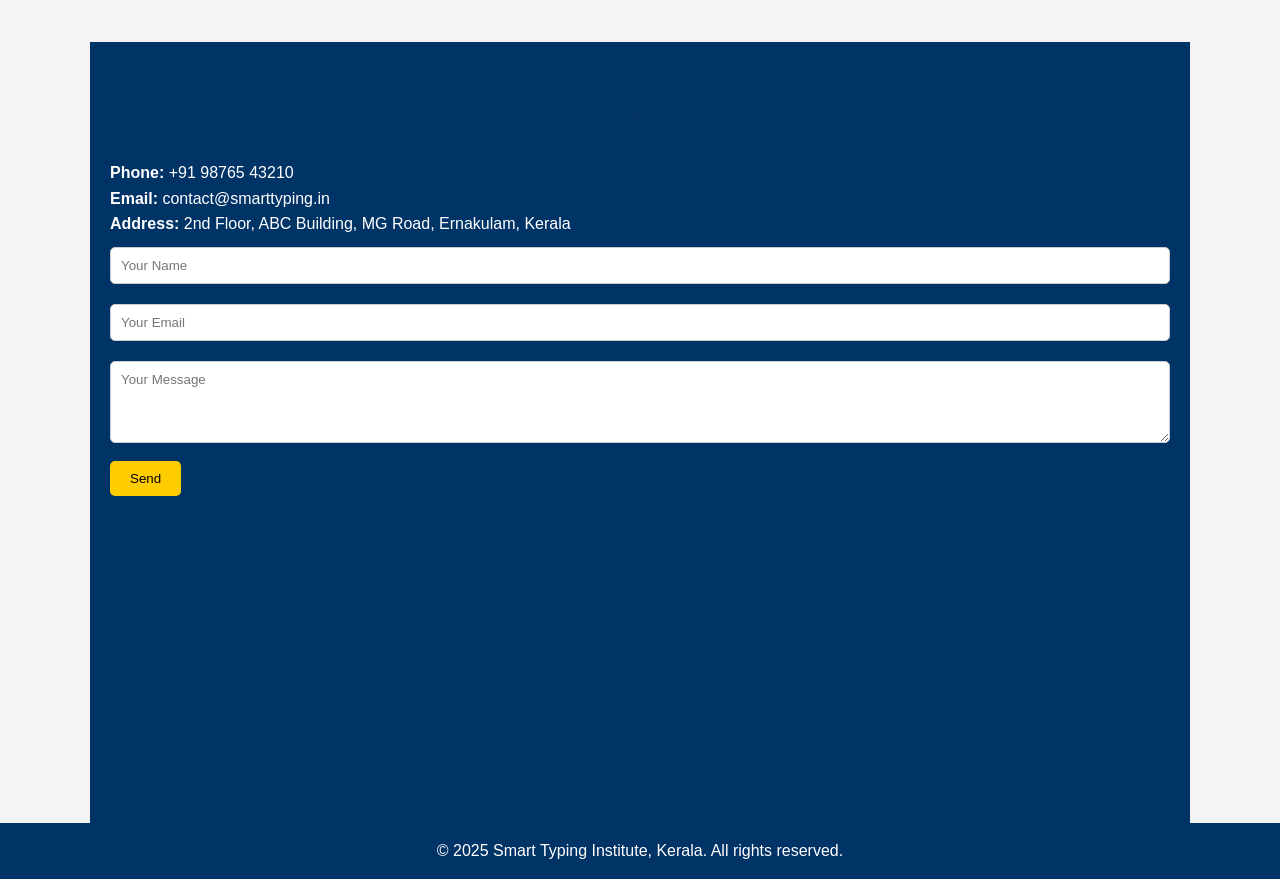
<file: Project/chat1.html>
<!DOCTYPE html>
<html lang="en">

<head>
    <meta charset="UTF-8">
    <meta name="viewport" content="width=device-width, initial-scale=1">
    <title>Smart Typing Institute - Kerala</title>
    <style>
        * {
            margin: 0;
            padding: 0;
            box-sizing: border-box;
            font-family: 'Segoe UI', sans-serif;
        }

        body {
            line-height: 1.6;
            background-color: #f4f4f4;
        }

        header {
            background: #003366;
            color: white;
            padding: 20px 0;
            text-align: center;
        }

        nav {
            margin-top: 10px;
        }

        nav a {
            color: white;
            text-decoration: none;
            margin: 0 15px;
            font-weight: bold;
        }

        .hero {
            background: url('https://images.unsplash.com/photo-1559056199-641a0d1e91cd') no-repeat center center/cover;
            height: 350px;
            display: flex;
            align-items: center;
            justify-content: center;
            color: white;
            text-align: center;
        }

        .hero-content {
            background-color: rgba(0, 0, 0, 0.5);
            padding: 30px;
            border-radius: 10px;
        }

        .hero .btn {
            background: #ffcc00;
            padding: 10px 20px;
            color: #000;
            text-decoration: none;
            border-radius: 5px;
            margin-top: 15px;
            display: inline-block;
        }

        .section {
            padding: 50px 20px;
            max-width: 1100px;
            margin: auto;
        }

        .section h2 {
            text-align: center;
            margin-bottom: 30px;
            color: #003366;
        }

        .card-container {
            display: flex;
            flex-wrap: wrap;
            gap: 20px;
            justify-content: center;
        }

        .card {
            background: white;
            padding: 20px;
            border-radius: 8px;
            box-shadow: 0 2px 5px rgba(0, 0, 0, 0.1);
            flex: 1;
            min-width: 250px;
            max-width: 300px;
        }

        ul {
            padding-left: 20px;
        }

        .dark {
            background: #003366;
            color: white;
        }

        blockquote {
            font-style: italic;
            margin-top: 20px;
            border-left: 4px solid #ffcc00;
            padding-left: 10px;
        }

        table {
            width: 100%;
            border-collapse: collapse;
            background: white;
            margin-top: 20px;
        }

        th,
        td {
            padding: 12px;
            border: 1px solid #ccc;
            text-align: center;
        }

        .contact-form input,
        .contact-form textarea {
            width: 100%;
            padding: 10px;
            margin: 10px 0;
            border: 1px solid #ccc;
            border-radius: 5px;
        }

        .contact-form button {
            padding: 10px 20px;
            background: #ffcc00;
            border: none;
            border-radius: 5px;
            cursor: pointer;
        }

        .map {
            margin-top: 20px;
        }

        footer {
            background: #003366;
            color: white;
            text-align: center;
            padding: 15px 0;
        }

        @media (max-width: 768px) {
            nav {
                display: flex;
                flex-direction: column;
                gap: 10px;
                margin-top: 10px;
            }

            .card-container {
                flex-direction: column;
                align-items: center;
            }
        }
    </style>
</head>

<body>

    <!-- Header -->
    <header>
        <h1>Smart Typing Institute</h1>
        <nav>
            <a href="#home">Home</a>
            <a href="#courses">Courses</a>
            <a href="#about">About</a>
            <a href="#batch">Batch</a>
            <a href="#contact">Contact</a>
        </nav>
    </header>

    <!-- Hero -->
    <section id="home" class="hero">
        <div class="hero-content">
            <h2>Boost Your Typing Skills</h2>
            <p>Join Kerala's best bilingual typing institute – Learn Malayalam & English Typing!</p>
            <a href="#contact" class="btn">Enroll Now</a>
        </div>
    </section>

    <!-- Courses Section -->
    <section id="courses" class="section">
        <h2>Courses Offered</h2>
        <div class="card-container">
            <div class="card">
                <h3>Beginner Level</h3>
                <p>Basics of typing, finger placement & speed drills.</p>
                <p>Duration: 1 month</p>
                <p>Fee: ₹1200</p>
            </div>
            <div class="card">
                <h3>Intermediate Level</h3>
                <p>Speed improvement & accuracy practices.</p>
                <p>Duration: 2 months</p>
                <p>Fee: ₹2000</p>
            </div>
            <div class="card">
                <h3>Advanced Level</h3>
                <p>Professional typing techniques & certification exam.</p>
                <p>Duration: 3 months</p>
                <p>Fee: ₹3000</p>
            </div>
        </div>

        <h3 style="margin-top: 30px;">Languages</h3>
        <ul>
            <li>Malayalam Typing (മലയാളം ടൈപ്പിങ്)</li>
            <li>English Typing</li>
        </ul>
        <p style="margin-top:10px;"><strong>Certification</strong> provided after course completion.</p>
    </section>


    <!-- About Us Section -->
    <section id="about" class="section dark">
        <h2>About Us</h2>
        <p style="text-align:center; max-width:800px; margin:auto;">
            Established in 2010, Smart Typing Institute in Kerala has helped over 5000+ students master both Malayalam
            and English typing. We offer a practical approach to fast and accurate typing.
        </p>
        <p style="text-align:center; margin-top:15px;"><strong>Our Faculty:</strong> Govt. certified trainers with 10+
            years experience.</p>
        <blockquote>
            “I learned Malayalam typing in just 30 days! The support and classes were excellent!” – <em>Akshay,
                Trivandrum</em>
        </blockquote>
    </section>

    <!-- Batch Details Section -->
    <section id="batch" class="section">
        <h2>Batch Timings</h2>
        <table>
            <tr>
                <th>Batch</th>
                <th>Timing</th>
                <th>Mode</th>
            </tr>
            <tr>
                <td>Batch A</td>
                <td>9 AM - 10 AM</td>
                <td>Offline</td>
            </tr>
            <tr>
                <td>Batch B</td>
                <td>11 AM - 12 PM</td>
                <td>Online</td>
            </tr>
            <tr>
                <td>Batch C</td>
                <td>5 PM - 6 PM</td>
                <td>Offline</td>
            </tr>
        </table>
    </section>

    <!-- Contact Section -->
    <section id="contact" class="section dark">
        <h2>Contact Us</h2>
        <p><strong>Phone:</strong> +91 98765 43210</p>
        <p><strong>Email:</strong> contact@smarttyping.in</p>
        <p><strong>Address:</strong> 2nd Floor, ABC Building, MG Road, Ernakulam, Kerala</p>

        <form class="contact-form">
            <input type="text" placeholder="Your Name" required>
            <input type="email" placeholder="Your Email" required>
            <textarea rows="4" placeholder="Your Message" required></textarea>
            <button type="submit">Send</button>
        </form>

        <div class="map">
            <iframe src="https://www.google.com/maps?q=Ernakulam,+Kerala&output=embed" width="100%" height="250"
                style="border:0;" allowfullscreen="" loading="lazy"></iframe>
        </div>
    </section>

    <!-- Footer -->
    <footer>
        <p>&copy; 2025 Smart Typing Institute, Kerala. All rights reserved.</p>
    </footer>

</body>

</html>
</file>
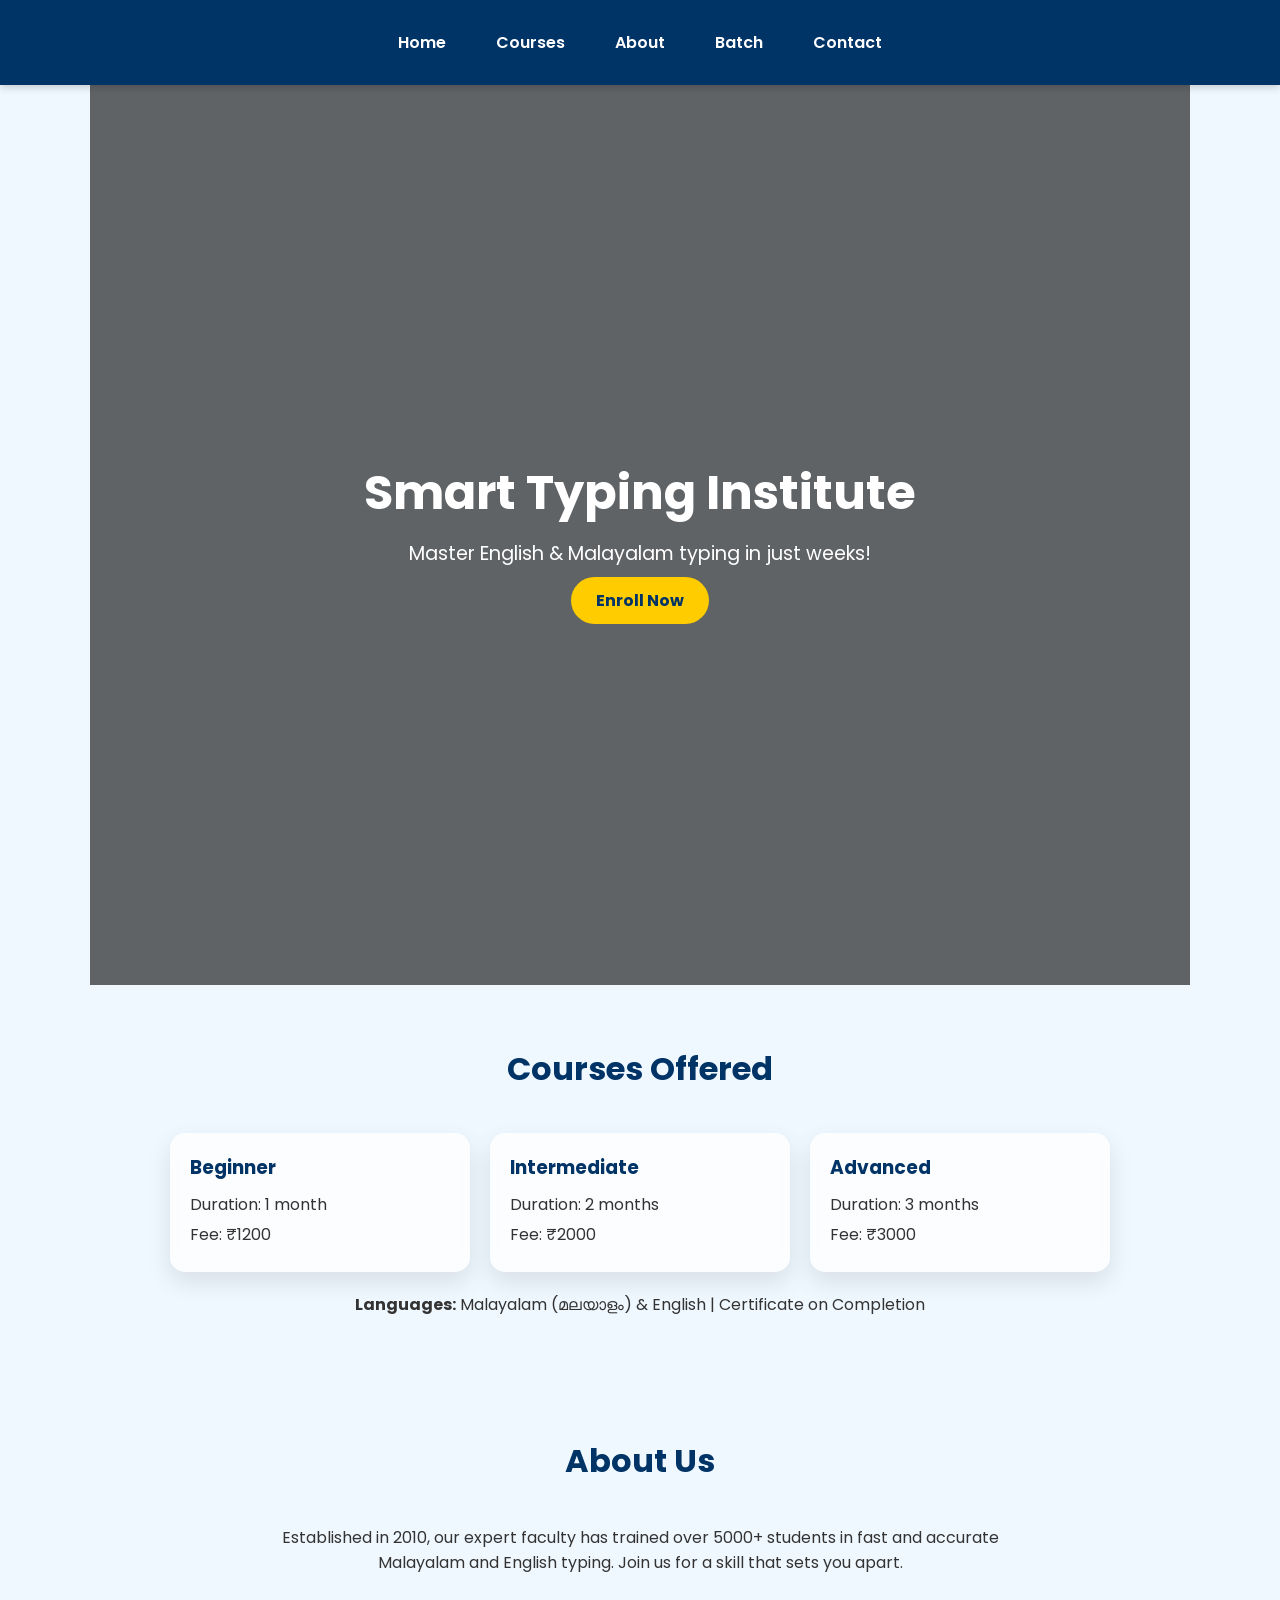
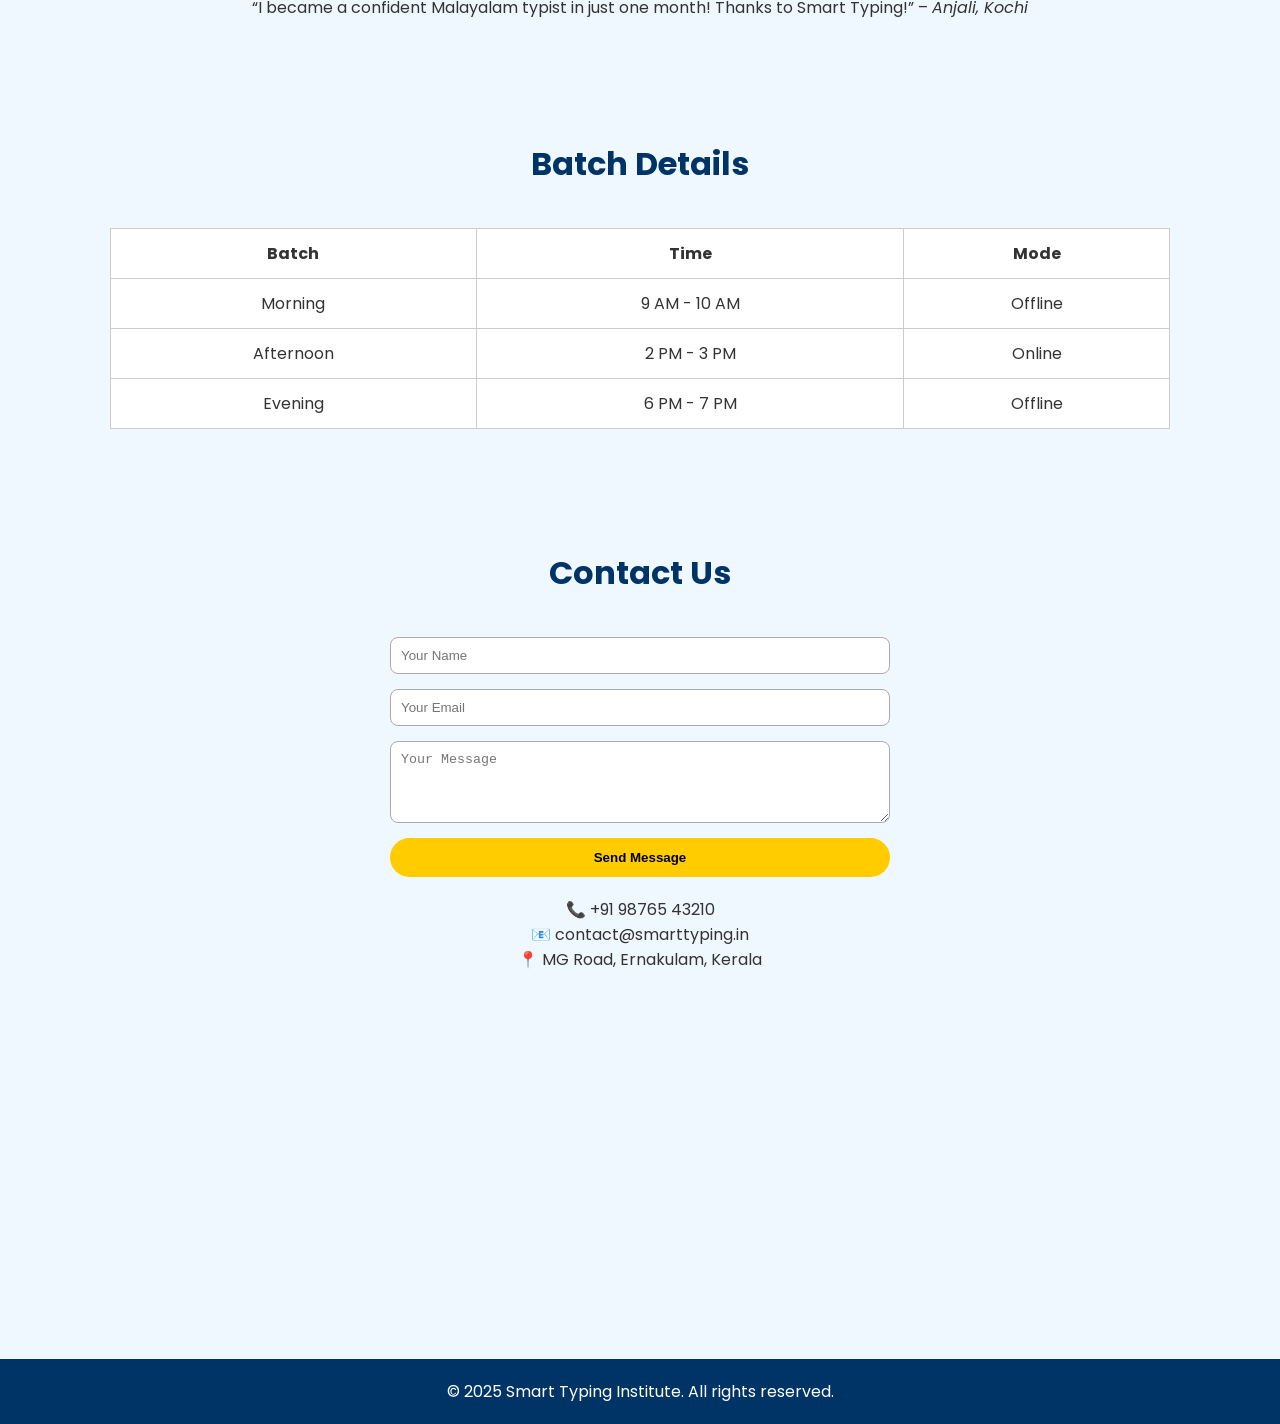
<file: Project/chat2.html>
<!DOCTYPE html>
<html lang="en">
<head>
  <meta charset="UTF-8">
  <title>Smart Typing Institute - Kerala</title>
  <meta name="viewport" content="width=device-width, initial-scale=1.0">
  <style>

    /* Google Font */
    @import url('https://fonts.googleapis.com/css2?family=Poppins:wght@400;600&display=swap');

    * {
      margin: 0;
      padding: 0;
      box-sizing: border-box;
    }

    body {
      font-family: 'Poppins', sans-serif;
      background: #f0f8ff;
      color: #333;
      scroll-behavior: smooth;
    }

    header {
      background: #003366;
      padding: 20px 0;
      position: sticky;
      top: 0;
      z-index: 1000;
      box-shadow: 0 2px 8px rgba(0,0,0,0.2);
    }

    nav {
      display: flex;
      justify-content: center;
      flex-wrap: wrap;
      gap: 20px;
    }

    nav a {
      color: #fff;
      text-decoration: none;
      font-weight: 600;
      padding: 10px 15px;
      transition: 0.3s;
    }

    nav a:hover {
      background: #ffcc00;
      color: #003366;
      border-radius: 5px;
    }

    .hero {
      background: url('https://images.unsplash.com/photo-1517433456452-f9633a875f6f') no-repeat center center/cover;
      height: 100vh;
      display: flex;
      justify-content: center;
      align-items: center;
      color: white;
      text-align: center;
      position: relative;
    }

    .hero::before {
      content: "";
      position: absolute;
      inset: 0;
      background: rgba(0, 0, 0, 0.6);
    }

    .hero-content {
      position: relative;
      z-index: 2;
      animation: fadeDown 1.5s ease;
    }

    .hero h1 {
      font-size: 3em;
      margin-bottom: 10px;
    }

    .hero p {
      font-size: 1.2em;
      margin-bottom: 20px;
    }

    .btn {
      background: #ffcc00;
      color: #003366;
      padding: 12px 25px;
      text-decoration: none;
      font-weight: bold;
      border-radius: 30px;
      transition: 0.3s;
      animation: pulse 2s infinite;
    }

    .btn:hover {
      background: #003366;
      color: white;
    }

    section {
      padding: 60px 20px;
      max-width: 1100px;
      margin: auto;
      opacity: 0;
      transform: translateY(40px);
      transition: 1s ease;
    }

    section.visible {
      opacity: 1;
      transform: translateY(0);
    }

    h2 {
      text-align: center;
      color: #003366;
      margin-bottom: 40px;
      font-size: 2em;
    }

    .card-container {
      display: flex;
      flex-wrap: wrap;
      gap: 20px;
      justify-content: center;
    }

    .card {
      background: rgba(255, 255, 255, 0.7);
      backdrop-filter: blur(10px);
      border-radius: 15px;
      padding: 20px;
      width: 300px;
      box-shadow: 0 10px 25px rgba(0,0,0,0.1);
      transition: transform 0.3s;
    }

    .card:hover {
      transform: translateY(-10px);
    }

    .card h3 {
      margin-bottom: 10px;
      color: #003366;
    }

    .card p {
      margin-bottom: 5px;
    }

    .table {
      width: 100%;
      margin-top: 20px;
      border-collapse: collapse;
      background: white;
    }

    .table th, .table td {
      border: 1px solid #ccc;
      padding: 12px;
      text-align: center;
    }

    .form {
      max-width: 500px;
      margin: auto;
      display: flex;
      flex-direction: column;
      gap: 15px;
    }

    .form input, .form textarea {
      padding: 10px;
      border-radius: 8px;
      border: 1px solid #aaa;
      outline: none;
    }

    .form button {
      background: #ffcc00;
      border: none;
      padding: 12px;
      font-weight: bold;
      border-radius: 25px;
      cursor: pointer;
      transition: 0.3s;
    }

    .form button:hover {
      background: #003366;
      color: white;
    }

    footer {
      background: #003366;
      color: white;
      text-align: center;
      padding: 20px;
    }

    iframe {
      width: 100%;
      height: 300px;
      margin-top: 20px;
      border: none;
    }

    @keyframes fadeDown {
      0% {opacity: 0; transform: translateY(-30px);}
      100% {opacity: 1; transform: translateY(0);}
    }

    @keyframes pulse {
      0% {transform: scale(1);}
      50% {transform: scale(1.05);}
      100% {transform: scale(1);}
    }

    @media (max-width: 768px) {
      .card-container {
        flex-direction: column;
        align-items: center;
      }

      .hero h1 {
        font-size: 2em;
      }
    }

  </style>
</head>
<body>

  <!-- Header -->
  <header>
    <nav>
      <a href="#home">Home</a>
      <a href="#courses">Courses</a>
      <a href="#about">About</a>
      <a href="#batch">Batch</a>
      <a href="#contact">Contact</a>
    </nav>
  </header>

  <!-- Hero -->
  <section id="home" class="hero">
    <div class="hero-content">
      <h1>Smart Typing Institute</h1>
      <p>Master English & Malayalam typing in just weeks!</p>
      <a href="#contact" class="btn">Enroll Now</a>
    </div>
  </section>

  <!-- Courses -->
  <section id="courses">
    <h2>Courses Offered</h2>
    <div class="card-container">
      <div class="card">
        <h3>Beginner</h3>
        <p>Duration: 1 month</p>
        <p>Fee: ₹1200</p>
      </div>
      <div class="card">
        <h3>Intermediate</h3>
        <p>Duration: 2 months</p>
        <p>Fee: ₹2000</p>
      </div>
      <div class="card">
        <h3>Advanced</h3>
        <p>Duration: 3 months</p>
        <p>Fee: ₹3000</p>
      </div>
    </div>
    <p style="text-align:center; margin-top:20px;"><strong>Languages:</strong> Malayalam (മലയാളം) & English | Certificate on Completion</p>
  </section>

  <!-- About -->
  <section id="about">
    <h2>About Us</h2>
    <p style="text-align:center; max-width:800px; margin:auto;">
      Established in 2010, our expert faculty has trained over 5000+ students in fast and accurate Malayalam and English typing. Join us for a skill that sets you apart.
    </p>
    <blockquote style="text-align:center; margin-top:20px;">
      “I became a confident Malayalam typist in just one month! Thanks to Smart Typing!” – <em>Anjali, Kochi</em>
    </blockquote>
  </section>

  <!-- Batch Details -->
  <section id="batch">
    <h2>Batch Details</h2>
    <table class="table">
      <tr>
        <th>Batch</th>
        <th>Time</th>
        <th>Mode</th>
      </tr>
      <tr>
        <td>Morning</td>
        <td>9 AM - 10 AM</td>
        <td>Offline</td>
      </tr>
      <tr>
        <td>Afternoon</td>
        <td>2 PM - 3 PM</td>
        <td>Online</td>
      </tr>
      <tr>
        <td>Evening</td>
        <td>6 PM - 7 PM</td>
        <td>Offline</td>
      </tr>
    </table>
  </section>

  <!-- Contact -->
  <section id="contact">
    <h2>Contact Us</h2>
    <div class="form">
      <input type="text" placeholder="Your Name" required>
      <input type="email" placeholder="Your Email" required>
      <textarea rows="4" placeholder="Your Message" required></textarea>
      <button type="submit">Send Message</button>
    </div>
    <p style="text-align:center; margin-top:20px;">
      📞 +91 98765 43210 <br>
      📧 contact@smarttyping.in <br>
      📍 MG Road, Ernakulam, Kerala
    </p>
    <iframe src="https://www.google.com/maps?q=Ernakulam,+Kerala&output=embed"></iframe>
  </section>

  <footer>
    <p>&copy; 2025 Smart Typing Institute. All rights reserved.</p>
  </footer>

  <script>
    // Scroll animation
    const sections = document.querySelectorAll("section");
    const reveal = () => {
      sections.forEach(sec => {
        const top = sec.getBoundingClientRect().top;
        if (top < window.innerHeight - 100) {
          sec.classList.add("visible");
        }
      });
    };
    window.addEventListener("scroll", reveal);
    window.addEventListener("load", reveal);
  </script>

</body>
</html>
</file>
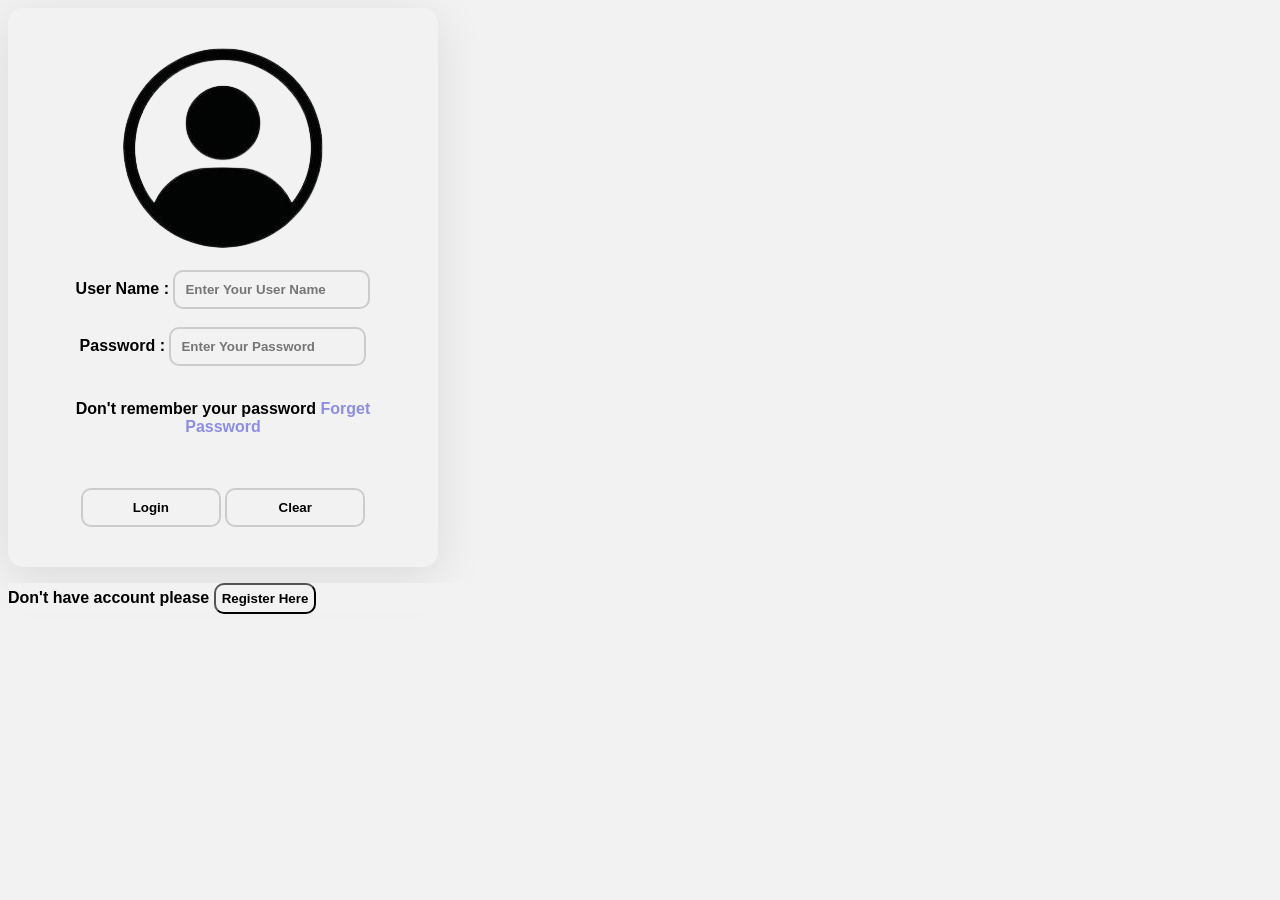
<file: Project/login.html>
<!DOCTYPE html>
<html lang="en">

<head>
    <link rel="icon" href="project-images/favicon.ico" type="image/x-icon">
    <meta charset="UTF-8">
    <meta name="viewport" content="width=device-width, initial-scale=1.0">
    <title>Login Page</title>

    <style>
        * {
            background-color: #F2F2F2;
            color: #000000;
            font-weight: bold;
            font-family: Arial, Helvetica, sans-serif;
            justify-items: center;
        }

        .user {
            background-color: #F2F2F2;
            padding: 40px;
            border-radius: 15px;
            box-shadow: 0 10px 50px rgba(0, 0, 0, 0.1);
            width: 350px;

        }

        .user a {
            text-decoration: none;
            color: rgb(141, 141, 228);
        }

        .user input {

            padding: 10px;
            border: 2px solid #ccc;
            border-radius: 10px;
        }

        input[type="submit"]:hover {
            background-color: green;
            color: white;
        }

        input[type="reset"]:hover {
            background-color: red;
            color: white;
        }

        .register button {
            padding: 6px;
            border-radius: 10px;

        }

        .password button {
            padding: 4px;
            border-radius: 10px;
        }

        .password button:hover {
            background-color: blue;
            color: white;
        }

        .register button:hover {
            background-color: blue;
            color: white;

        }

        .submit input {
            width: 140px;
        }
    </style>
</head>

<body>
    <form action="main.html" class="user">
        <center>
            <img src="project-images/loginrbg.png" alt="login image">
            <br><br>
            <label for="">User Name : </label>
            <input type="text" placeholder="Enter Your User Name" required><br><br>
            <label for="">Password : </label>
            <input type="password" placeholder="Enter Your Password" required><br><br>
            <div class="password">
                <p>Don't remember your password <a href="">Forget Password</a></p><br><br>
            </div>
            <div class="submit">
                <input type="submit" value="Login">
                <input type="reset" value="Clear">
            </div>

        </center>
    </form>
    <div class="register">
        <p>Don't have account please <a href="register.html"> <button> Register Here</button></a></p>
    </div>
</body>

</html>
</file>
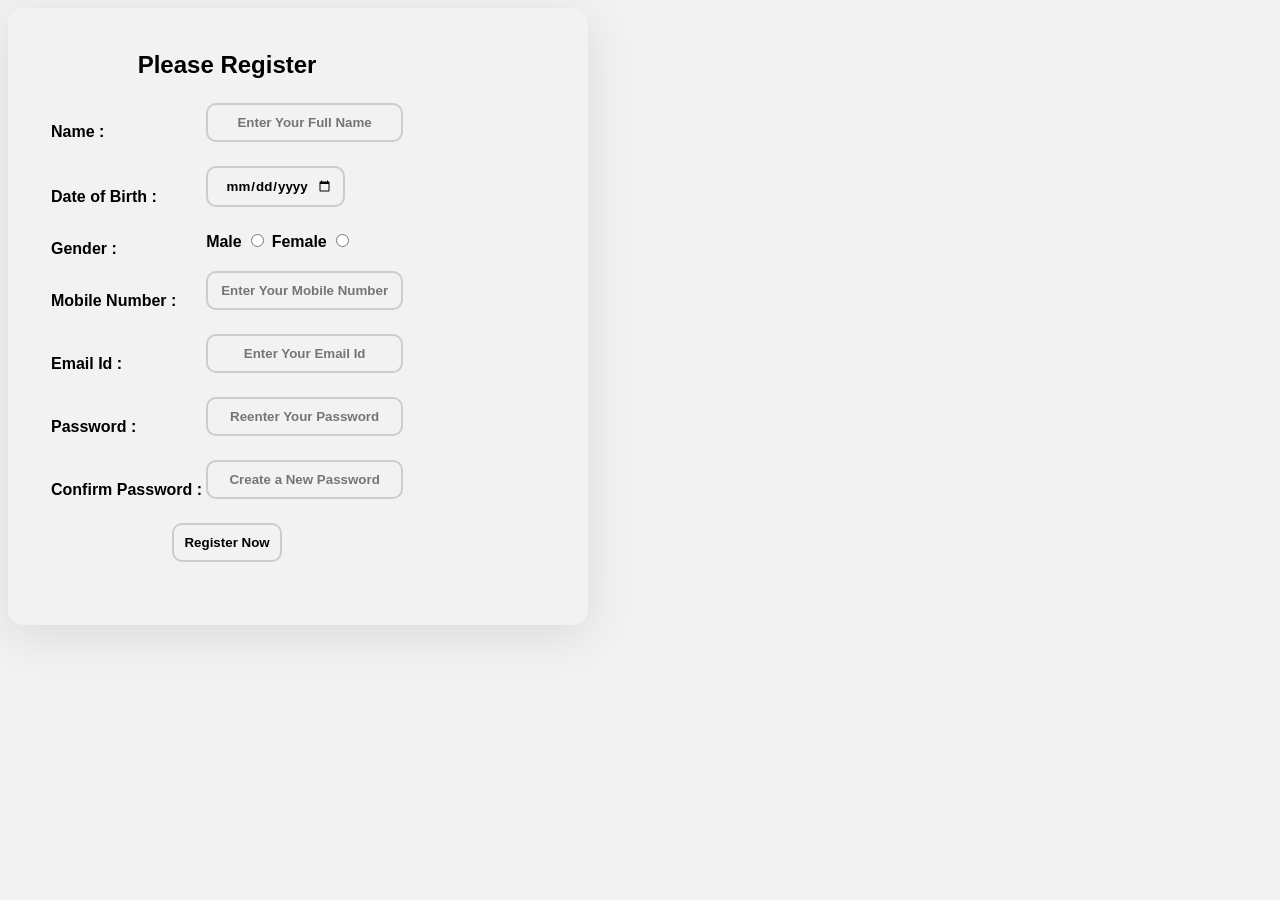
<file: Project/register.html>
<html>

<head>
    <title>Register Page</title>
    <link rel="icon" href="project-images/favicon.ico" type="image/x-icon">
    <style>
        * {
            background-color: #F2F2F2;
            color: #000000;
            font-weight: bold;
            font-family: Arial, Helvetica, sans-serif;
            justify-items: center;
        }

        .Newuser {
            background-color: #F2F2F2;
            padding: 40px;
            border-radius: 15px;
            box-shadow: 0 10px 50px rgba(0, 0, 0, 0.1);
            width: 500px;

        }

        .Newuser a {
            text-decoration: none;
            color: rgb(141, 141, 228);
        }

        .Newuser input {
            text-align: center;
            padding: 10px;
            border: 2px solid #ccc;
            border-radius: 10px;
            margin-bottom: 20px;
        }

        .Newuser {
            text-align: center;

        }

        .Newuser input[type="submit"]:hover {
            justify-content: center;
            background-color: green;
            display: inline;
            text-align: center;
            color: white;
            width: 0px 40px 0px 40px;
        }
    </style>
</head>

<body>
    <form action="login.html">
        <div class="Newuser">
            <table>
                <tr>
                    <th colspan="2" style="text-align: center;">
                        <h2>Please Register</h2>
                    </th>
                </tr>

                <tr>
                    <td><label for="">Name :</label></td>
                    <td><input type="text" required placeholder="Enter Your Full Name"></td>
                </tr>

                <tr>
                    <td><label for="">Date of Birth :</label></td>
                    <td><input type="date"></td>
                </tr>

                <tr style="column-gap: 25px;">
                    <td><label for="">Gender :</label></td>
                    <td><label for="">Male</label>
                        <input type="radio" name="Gender">

                        <label for="">Female</label>
                        <input type="radio" name="Gender">
                    </td>
                </tr>

                <tr>
                    <td><label for="">Mobile Number :</label></td>
                    <td><input type="tel" placeholder="Enter Your Mobile Number" required></td>
                </tr>

                <tr>
                    <td><label for="">Email Id :</label></td>
                    <td><input type="email" placeholder="Enter Your Email Id" required></td>
                </tr>

                <tr>
                    <td><label for="">Password :</label></td>
                    <td><input type="password" required placeholder="Reenter Your Password"></td>
                </tr>

                <tr>
                    <td><label for="">Confirm Password :</label></td>
                    <td><input type="password" required placeholder="Create a New Password"></td>

                </tr>

                <tr>
                    <td colspan="2" style="text-align: center;"><input type="submit" value="Register Now"></td>
                </tr>
            </table>
        </div>
    </form>
</body>

</html>
</file>
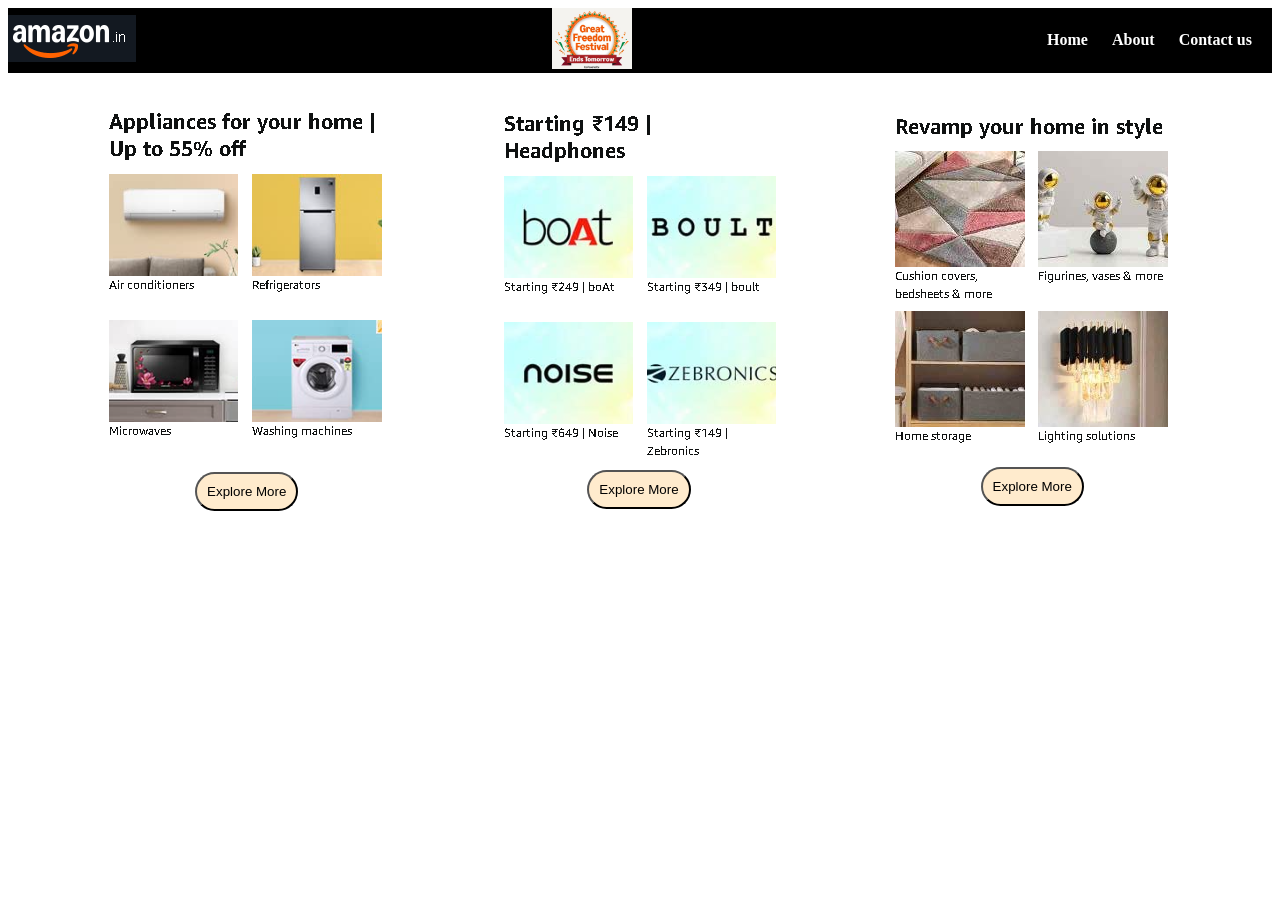
<file: Team task/amazon1.html>
<!DOCTYPE html>
<html lang="en">

<head>
    <meta charset="UTF-8">
    <meta name="viewport" content="width=device-width, initial-scale=1.0">
    <title>Amazon</title>
    <style>
        body {
            border: 0px;
            margin-bottom: 0px;
        }

        .top-nav {
            margin-bottom: 20px;
            background-color: black;
            color: white;
            display: flex;
            align-items: center;
            justify-content: space-between;
        }

        .navbar a {
            text-decoration: none;
            color: white;
            font-weight: bolder;
            margin-right: 20px;
        }

        .main-page {
            background-color: white;
            color: black;
            display: flex;
            align-items: center;
            justify-content: space-evenly;
        }

        .explore {
            display: flex;
            justify-content: center;
            align-items: center;
        }

        .explore button {
            padding: 10px;
            border-radius: 20px;
            background-color: blanchedalmond;
        }
    </style>

</head>

<body>
    <div class="top-nav">
        <div class="top">
            <img src="../../../../CSS/Image/Amazon logo.png" alt="Amazon Logo">
        </div>
        <div class="festivel">
            <center>
                <img src="../../../CSS/Image/festivel.png" alt="Home page" width="80px">
            </center>
        </div>


        <div class="navbar">
            <a href="">Home</a>
            <a href="">About</a>
            <a href="">Contact us</a>
        </div>
    </div>
    <main>
        <div class="main-page">
            <div>
                <div class="appliances">
                    <img src="../../CSS/Image/appliances.png" alt="appliances">
                </div>
                <div class="explore">
                    <button>Explore More</button>
                </div>
            </div>
            <div>
                <div class="headphone">
                    <img src="../../CSS/Image/headphone.png" alt="appliances">
                </div>
                <div class="explore">
                    <button>Explore More</button>
                </div>
            </div>
            <div>
                <div class="bed">
                    <img src="../../CSS/Image/bed.png" alt="appliances">
                </div>
                <div class="explore">
                    <button>Explore More</button>
                </div>
            </div>
        </div>
    </main>
</body>

</html>
</file>
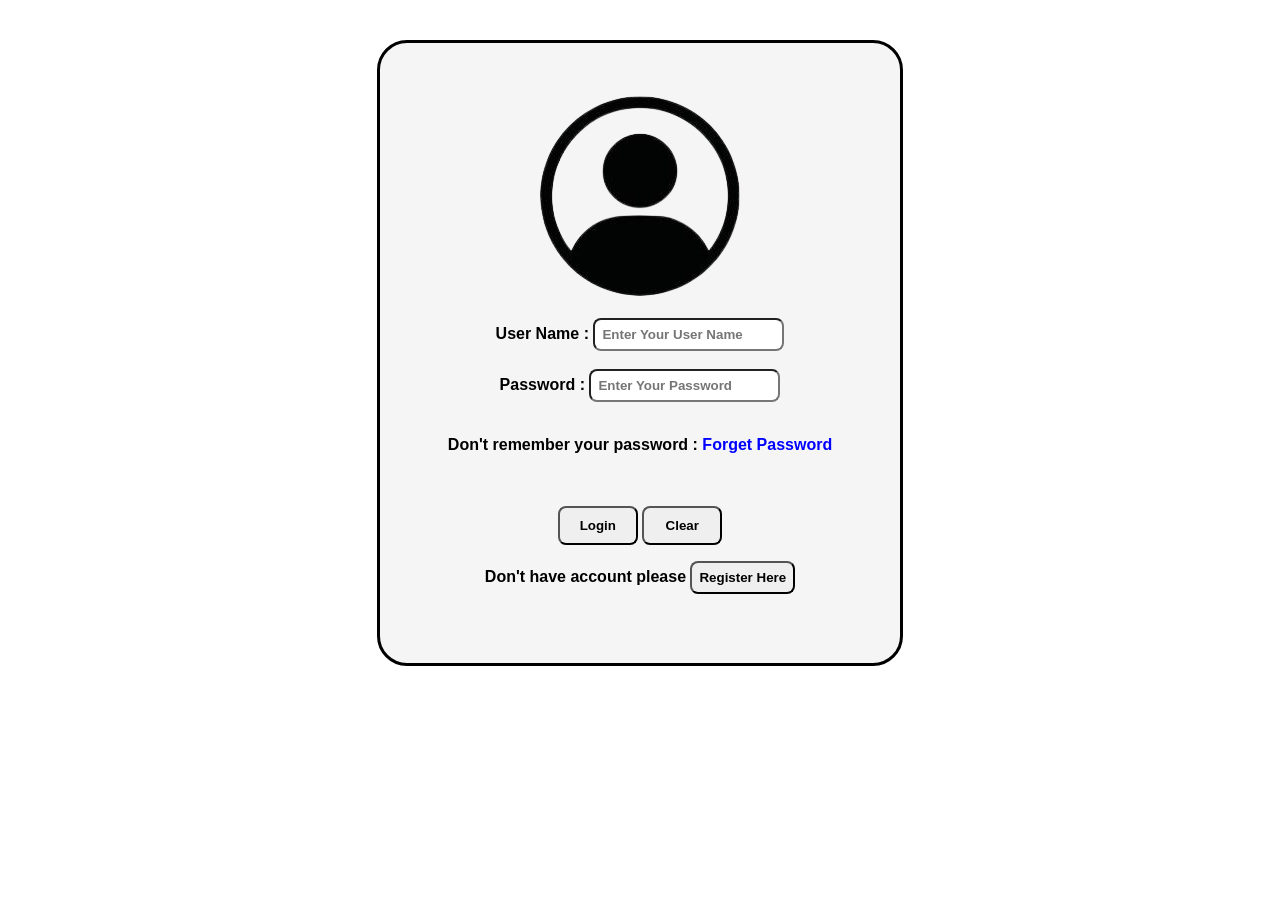
<file: Team task/login.html>
<!DOCTYPE html>
<html lang="en">

<head>
    <meta charset="UTF-8">
    <meta name="viewport" content="width=device-width, initial-scale=1.0">
    <title>Login Page</title>
    <style>
        * {
            font-family: Arial, Helvetica, sans-serif;
            font-weight: bold;
        }

        .main {
            display: flex;
            justify-content: center;
            margin: 20px;
            padding: 20px;
            align-items: center;
        }

        .login {
            background-color: whitesmoke;
            width: 500px;
            height: 600px;
            padding: 10px;
            border: solid black;
            border-radius: 30px;
            display: flex;
            justify-content: center;
            align-items: center;
        }

        .login input {
            border-radius: 8px;
            padding: 7px;
        }

        .login button {

            border-radius: 8px;
            padding: 7px;
        }

        .submit input {
            padding: 10px;
            width: 80px;
        }

        .submit input[type="submit"]:hover {
            background-color: green;
            color: white;
        }

        .submit input[type="reset"]:hover {
            background-color: red;
            color: white;
        }

        .password a {
            text-decoration: none;
            color: blue;
        }

        .register button:hover {
            background-color: blue;
            color: white;

        }
    </style>
    <link rel="shortcut icon" href="favicon.ico" type="image/x-icon">
</head>
<main>

    <body>
        <div class="main">
            <form action="">
                <div class="login">
                    <center>
                        <img src="loginrbg.png" alt="login image">
                        <br><br>
                        <label for="">User Name : </label>
                        <input type="text" placeholder="Enter Your User Name" required><br><br>
                        <label for="">Password : </label>
                        <input type="password" placeholder="Enter Your Password" required><br><br>
                        <div class="password">
                            <p>Don't remember your password : <a href="">Forget Password</a></p><br><br>
                        </div>
                        <div class="submit">
                            <input type="submit" value="Login">
                            <input type="reset" value="Clear">
                        </div>
                        <div class="register">
                            <p>Don't have account please <a href="register.html"> <button> Register Here</button></a>
                            </p>
                        </div>
                    </center>
                </div>
            </form>
        </div>
</main>
</body>

</html>
</file>
<file: CSS/sample forms Muhund Sir/UBER (1)/UBER/External-css/style.css>
.container-fluid{
    width:100%;
    height:fit-content;
    margin-top: 10px;
}

.Submit{
    width:112px;
    background-color: green;
    color:white;
    border:none;
    border-radius: 5px;
    padding:10px 15px;  
}

.head{
    background-color: white;
    position: sticky;
    top:-2px;
    z-index: 1;
}




.nav-list{
    display:flex;
    gap:30px;
    width:100%;
    padding:15px 15px;
    list-style: none;
    background-color: #EFB34C;
    color:black;
    font-family: sans-serif;
    font-size: 20px;
    
}

.homepage{
    color:grey;
}
.name{
    font-weight: 10px;
    font-family: 'Times New Roman', Times, serif;
}

.image{
   
    float: left;
    height:600px;
    width:400px;
}


.caption{
    float:right;
    font-size: 15px;
}
    

.strong{
    color:green;
    font-weight: bold;
}

.price{
    font-size:25px;
    font-weight:bold;
}

.ATC{
    border:none;
    border-radius: 5px;
    background-color: #EFB34C;
    padding:13px 100px;
    float:right;
}
.description{
    float:left;
}
.atc,.hp,.icon{
    border:none;
    background-color: white;
}
.reviews{
    float:left;
    border:1px solid rgb(248, 241, 241);
}

.kg{
    font-size: 20px;
    margin-left:102px;
    color:rgb(117, 91, 59)
}
.star{
    font-size: 15px;
    margin-left:130px;

}

.li-star{
    list-style:none;
    display: flex;
    gap:6px;
    margin-left: 97px;
}
.no-review{
    font-size:15px;
    margin-left: 80px;
}
.war{
    border:none;
    border-radius: 4px;
    font-size:15px;
    background-color:  #ff824c;
    color:white;
    font-family:Arial, Helvetica, sans-serif;
    padding:10px 35px;
    margin-left:97px;
}
.f-title{
    font-weight:bold
}
.sbs{
    font-size: 13px;
    font-family: Verdana, Geneva, Tahoma, sans-serif;
}
.email{
    border:none;
}
.subscribe{
    border:none;
    background-color: rgb(1, 95, 1);
    color:white;
    padding: 10px 30px;
    border-radius: 5px;
}
.id>li{
    margin-top:11px;
    list-style:none;
    padding: 4px 0px;
}
.help{
    padding:10px 0px;
}
.icon-1{
    list-style: none;
    display:flex;
    gap:50px;
    color: black;
    padding-top: 10px;
}
.contact-1{
    font-weight: bold;
}
.footer{
    background-color: rgb(19, 18, 18);
    color:white;
    width:100%;
    float:left;
    margin-top:10px;
}
.footer-image{
    width:170px;
    padding: 10px;
    margin-left: 20px;
}
.copy-rights{
    font-weight: bold;
    font-size: 14px;
}
.share{
    display: flex;;
}
.share-txt{
    font-weight: bold;
}

.img-tata{
    height:300px;
    width:200px;
    margin-left: 74px;
}

.aside-list{
    list-style: none;
    font-family:Arial, Helvetica, sans-serif;
    font-size: 14px;
    gap:40px;
}

.sec{
    display: flex;

}

.Cards{
    margin-left:50px;
    display: flex;
    gap:50px;
}

.Cards-2{
    margin-left:205px;
    display: flex;
    gap:50px;
}



.card{
    width:fit-content;
}

.card-image{
    height:300px;
    width:200px;
    margin-left:45px;
}

.card-name{
    margin-left:39px;
}
.card-price{
   padding-left:110px;
}
    
.Atc-name{
    border-radius: 5px;
    border:none;
    background-color: #eca324;
    padding:13px 100px;
}
.card-cart{
    border:none;
    padding-bottom: 15px;
}

.s-g{
    padding-right: 25px;
}

.g-c{
    padding-left: 35px;
}

.t-g{
    padding-left:35px;
}

.tg-t{
    padding-left: 50px;

}

.tatagold{
    padding-right:30px;
}

.head-image{
    width:100%;
    padding-bottom: 25px;
}

.offer{
    font-size: 16px;
    background-color: rgb(255, 84, 84);
    color:white;
    width:fit-content;
    padding:3px 10px;
    margin: 6px;
    border-radius: 5px;
    
}

.trending{
    font-size: 16px;
    background-color: rgb(255, 231, 96);
    font-family:Cambria, Cochin, Georgia, Times, 'Times New Roman', serif;
    width:fit-content;
    padding:5px 20px;
    margin: 6px;
    border-radius: 5px;

}




a:link{
    color:inherit;
    text-decoration: none !important;
}



.Submit:hover{
    background-color: rgb(8, 71, 8);
    color:white;
}

.ATC:hover{
    background-color: #ffa200;
    font-weight: bold;
}

.nav-list>li:hover{
    color:rgb(107, 97, 97);
    cursor: pointer;
}

.nav-list>li:hover:active{
    color:green;
    text-decoration: underline;
}

.des-list>li:hover{
    color:grey;
}

.li-star>li:hover{
      color:  gold;
}
.war:hover{
    background-color:orangered;
    font-weight: bold;
}
.subscribe:hover{
    box-shadow: rgb(28, 151, 17) 5px 5px 15px;
    background-color: green;
    font-weight: bold;
}
.f-title:hover{
    color:rgba(133, 133, 133, 0.756)
}
.contact-1:hover{
    color:rgba(133, 133, 133, 0.756)
}

.aside-list>li:hover{
    color:rgb(234, 237, 234);
}

.aside-list>li{
    padding-bottom: 10px;
}



/*@media (max-width:400px){

    body{
        width:100px;
        height:100vh;
        margin-left: 0px;
    }


    .t-o{
        visibility: hidden;
    }

    .col-4{
        visibility: hidden;
    }
    .icon .img{
        width:180px;
        height:60px;
    }

    .profile{
        visibility: hidden;
    }

    .cart{
       visibility: hidden;
    }

    .nav{
        width:fit-content;
    }

    .nav-list{
        font-size: 10px;
        gap: 4px;
    }
}*/
</file>
